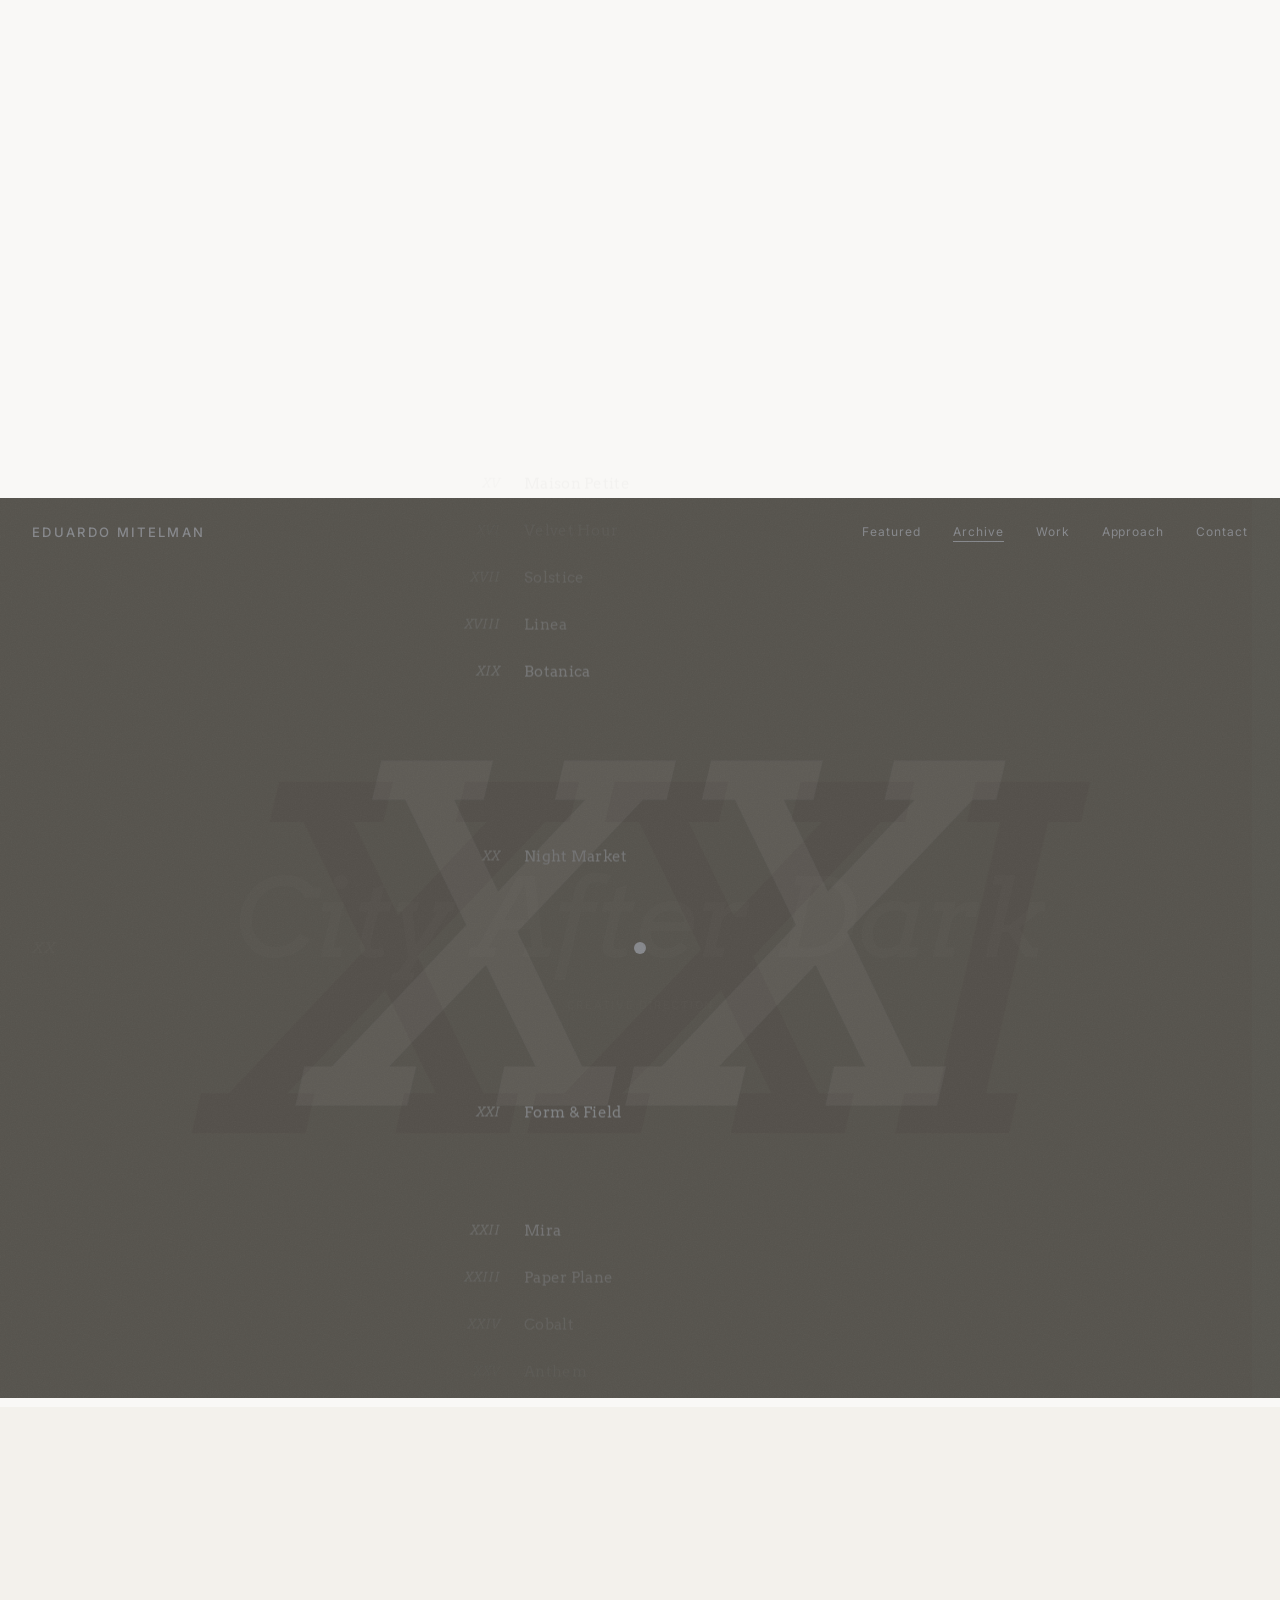
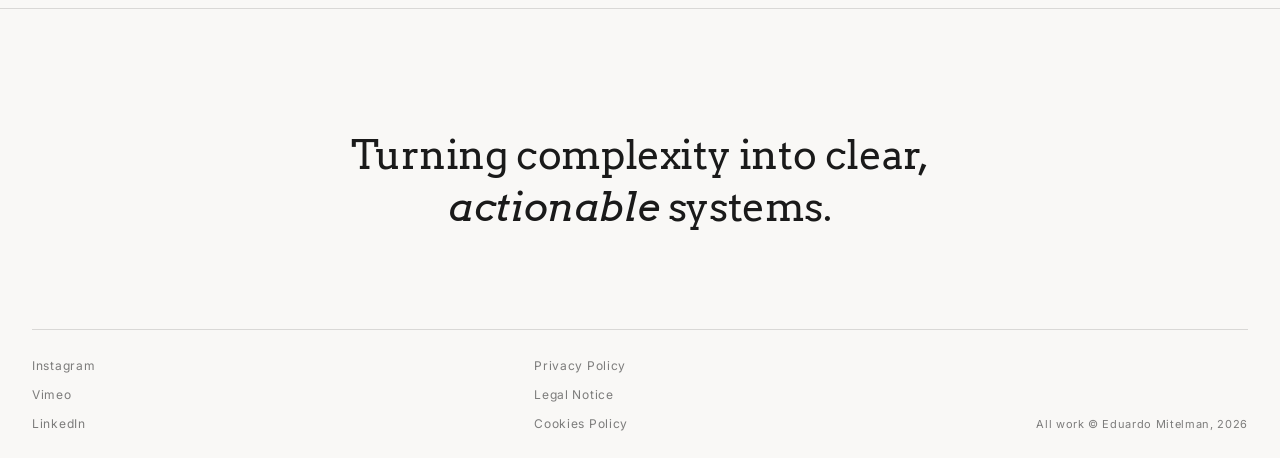
<file: index.html>
<!DOCTYPE html>
<html lang="en">
<head>
  <meta charset="UTF-8" />
  <meta name="viewport" content="width=device-width, initial-scale=1.0" />
  <title>Archive — Eduardo Mitelman</title>
  <meta name="description" content="A visual index of selected work. Design direction, brand strategy and AI execution — turning complexity into clear, actionable systems." />
  <link rel="icon" href="data:image/svg+xml,%3Csvg xmlns='http://www.w3.org/2000/svg' viewBox='0 0 32 32'%3E%3Crect width='32' height='32' fill='%23F9F8F6'/%3E%3Ctext x='16' y='22' text-anchor='middle' font-family='Georgia,serif' font-style='italic' font-size='17' fill='%231A1A1A'%3EEM%3C/text%3E%3C/svg%3E" />

  <link rel="preconnect" href="https://fonts.googleapis.com" />
  <link rel="preconnect" href="https://fonts.gstatic.com" crossorigin />
  <link href="https://fonts.googleapis.com/css2?family=Arvo:ital,wght@0,400;0,700;1,400;1,700&family=Inter:wght@400;500&display=swap" rel="stylesheet" />

  <link rel="stylesheet" href="styles.css" />
</head>
<body class="is-loading">

  <!-- Full-bleed media stage (tonal plates, crossfaded on scroll) -->
  <div class="stage" aria-hidden="true">
    <div class="plate plate-a"></div>
    <div class="plate plate-b"></div>
    <div class="grain"></div>
  </div>

  <!-- Header -->
  <header class="header">
    <a class="logo" href="#top" data-nav="archive">Eduardo&nbsp;Mitelman</a>
    <nav class="nav" aria-label="Primary">
      <a href="#" data-nav="page" style="--d:60ms">Featured</a>
      <a href="#top" data-nav="archive" class="is-active" aria-current="page" style="--d:120ms">Archive</a>
      <a href="#" data-nav="page" style="--d:180ms">Work</a>
      <a href="approach/" data-nav="link" style="--d:240ms">Approach</a>
      <a href="#" data-nav="page" style="--d:300ms">Contact</a>
    </nav>
    <button class="menu-toggle" type="button" aria-expanded="false" aria-controls="menu">Menu</button>
  </header>

  <!-- The archive index — rows are injected from data.js -->
  <div class="index-layer">
    <ol class="index" aria-label="Archive index"></ol>
  </div>

  <!-- Focused work (content swapped on scroll) -->
  <div class="focus" aria-hidden="true">
    <span class="edge edge-num"></span>
    <div class="focus-anim">
      <h2 class="focus-title"><span class="focus-line"></span></h2>
      <p class="focus-dir"></p>
    </div>
    <span class="edge edge-brand"></span>
  </div>

  <!-- Virtual scroll runway -->
  <div class="scroll-space" id="top"></div>

  <!-- Footer -->
  <footer class="footer">
    <p class="footer-statement">Turning complexity into clear, <em>actionable</em> systems.</p>
    <div class="footer-grid">
      <ul class="footer-list" aria-label="Social">
        <li><a href="#" data-nav="page">Instagram</a></li>
        <li><a href="#" data-nav="page">Vimeo</a></li>
        <li><a href="#" data-nav="page">LinkedIn</a></li>
      </ul>
      <ul class="footer-list" aria-label="Legal">
        <li><a href="#" data-nav="page">Privacy Policy</a></li>
        <li><a href="#" data-nav="page">Legal Notice</a></li>
        <li><a href="#" data-nav="page">Cookies Policy</a></li>
      </ul>
      <p class="footer-copy">All work © Eduardo&nbsp;Mitelman, 2026</p>
    </div>
  </footer>

  <!-- Mobile menu -->
  <div class="menu" id="menu" hidden>
    <nav aria-label="Menu">
      <a href="#" data-nav="page" style="--d:100ms">Featured</a>
      <a href="#top" data-nav="archive" class="is-active" style="--d:160ms">Archive</a>
      <a href="#" data-nav="page" style="--d:220ms">Work</a>
      <a href="approach/" data-nav="link" style="--d:280ms">Approach</a>
      <a href="#" data-nav="page" style="--d:340ms">Contact</a>
    </nav>
  </div>

  <!-- Cookie banner -->
  <aside class="cookies" aria-label="Cookies" hidden>
    <p class="cookies-text">We use necessary, analytical and advertising cookies to improve your experience. These cookies do not store any personally identifiable data.</p>
    <div class="cookies-prefs" hidden>
      <label><input type="checkbox" id="ck-analytics" checked /> Analytical</label>
      <label><input type="checkbox" id="ck-ads" checked /> Advertising</label>
    </div>
    <div class="cookies-actions">
      <button type="button" data-cookies="settings">Settings</button>
      <button type="button" data-cookies="cancel">Cancel</button>
      <button type="button" data-cookies="accept" class="is-solid">Accept</button>
    </div>
  </aside>

  <!-- Page transition veil + intro -->
  <div class="veil" aria-hidden="true"></div>
  <div class="intro" aria-hidden="true">
    <span class="intro-mark"><span>Eduardo Mitelman</span></span>
  </div>

  <!-- Custom cursor -->
  <div class="cursor" aria-hidden="true"></div>

  <noscript>
    <style>
      .stage, .focus, .cursor, .intro, .veil, .scroll-space, .menu-toggle { display: none !important; }
      body { cursor: auto; }
      .index-layer { position: static; mix-blend-mode: normal; color: var(--ink); padding: 14.4rem 3.2rem 8rem; pointer-events: auto; }
      .index { max-width: 48rem; margin: 0 auto; }
      .index .row { position: static; opacity: 1 !important; visibility: visible !important; transform: none !important; margin: 0 0 1.2rem; }
      .index .row-inner { opacity: 1 !important; transform: none !important; }
      .index .row-dir { opacity: 1; }
    </style>
  </noscript>

  <script src="data.js"></script>
  <script src="app.js"></script>
</body>
</html>
</file>
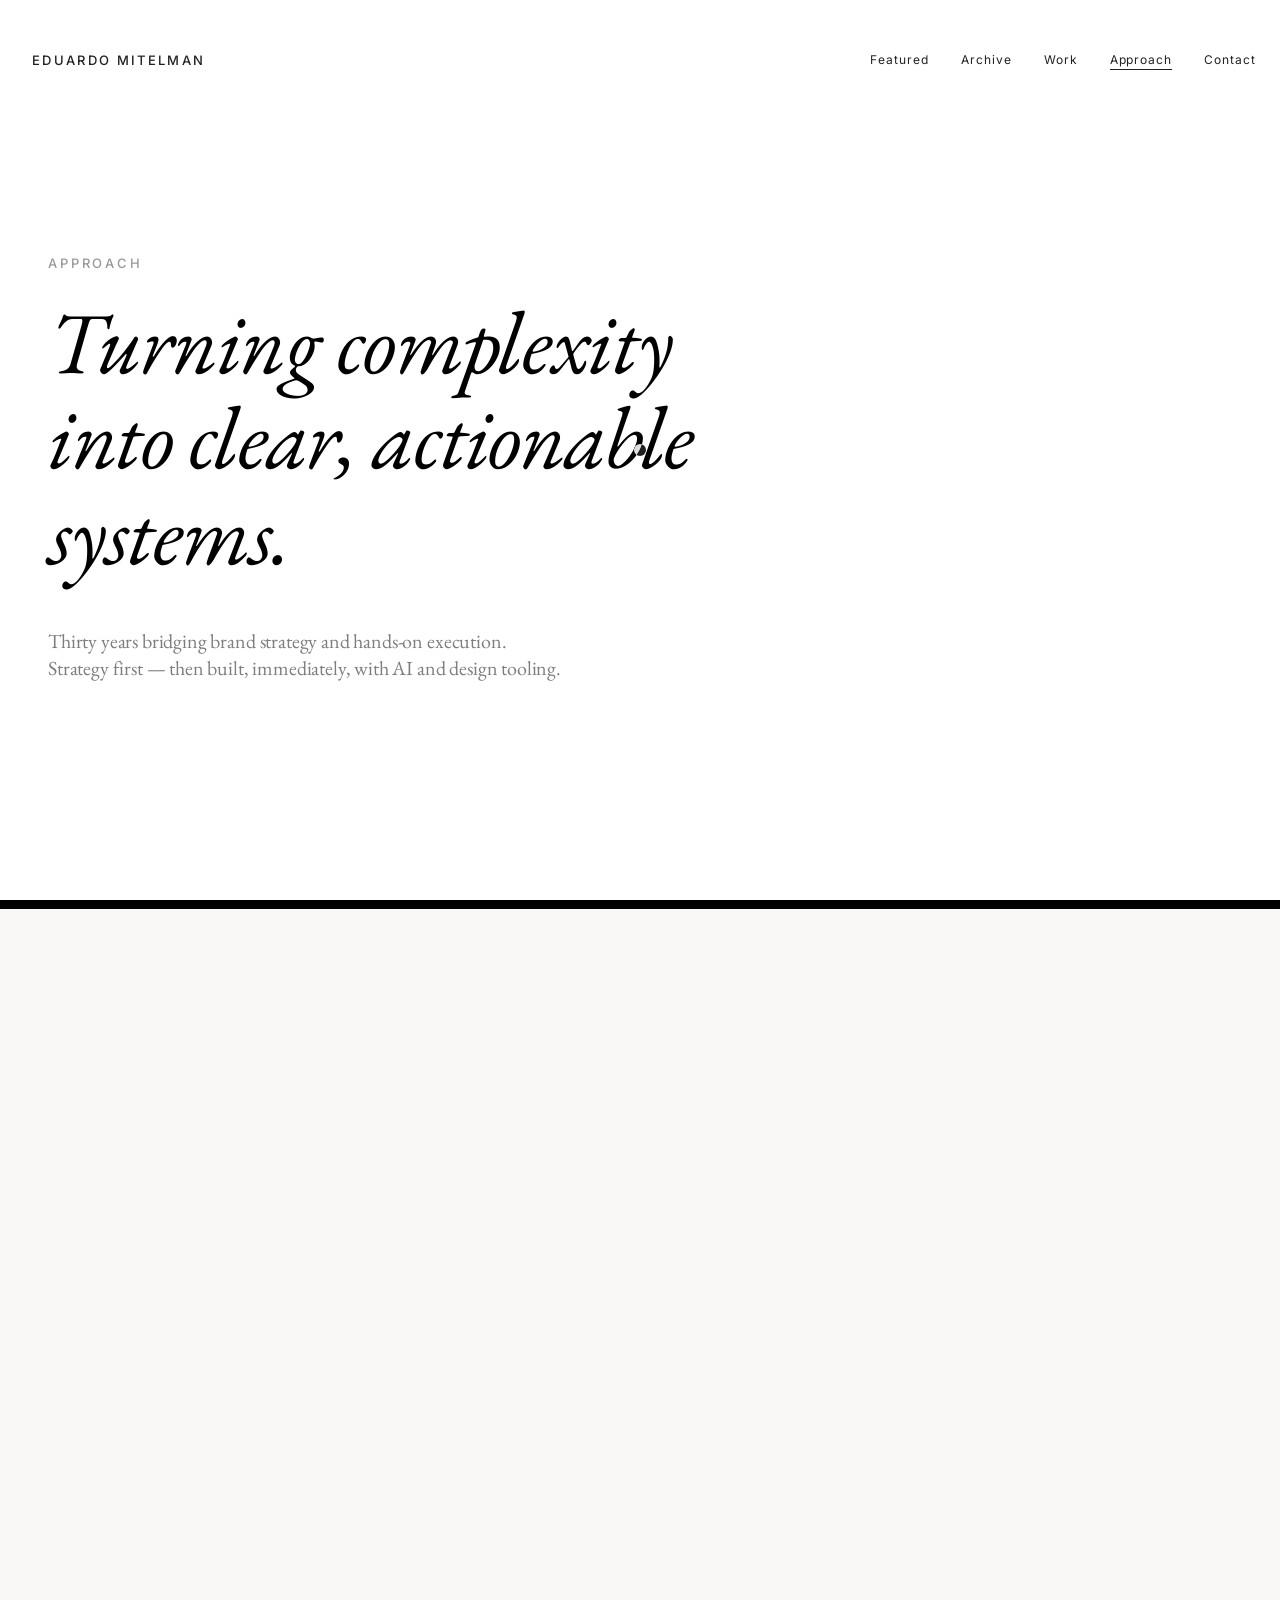
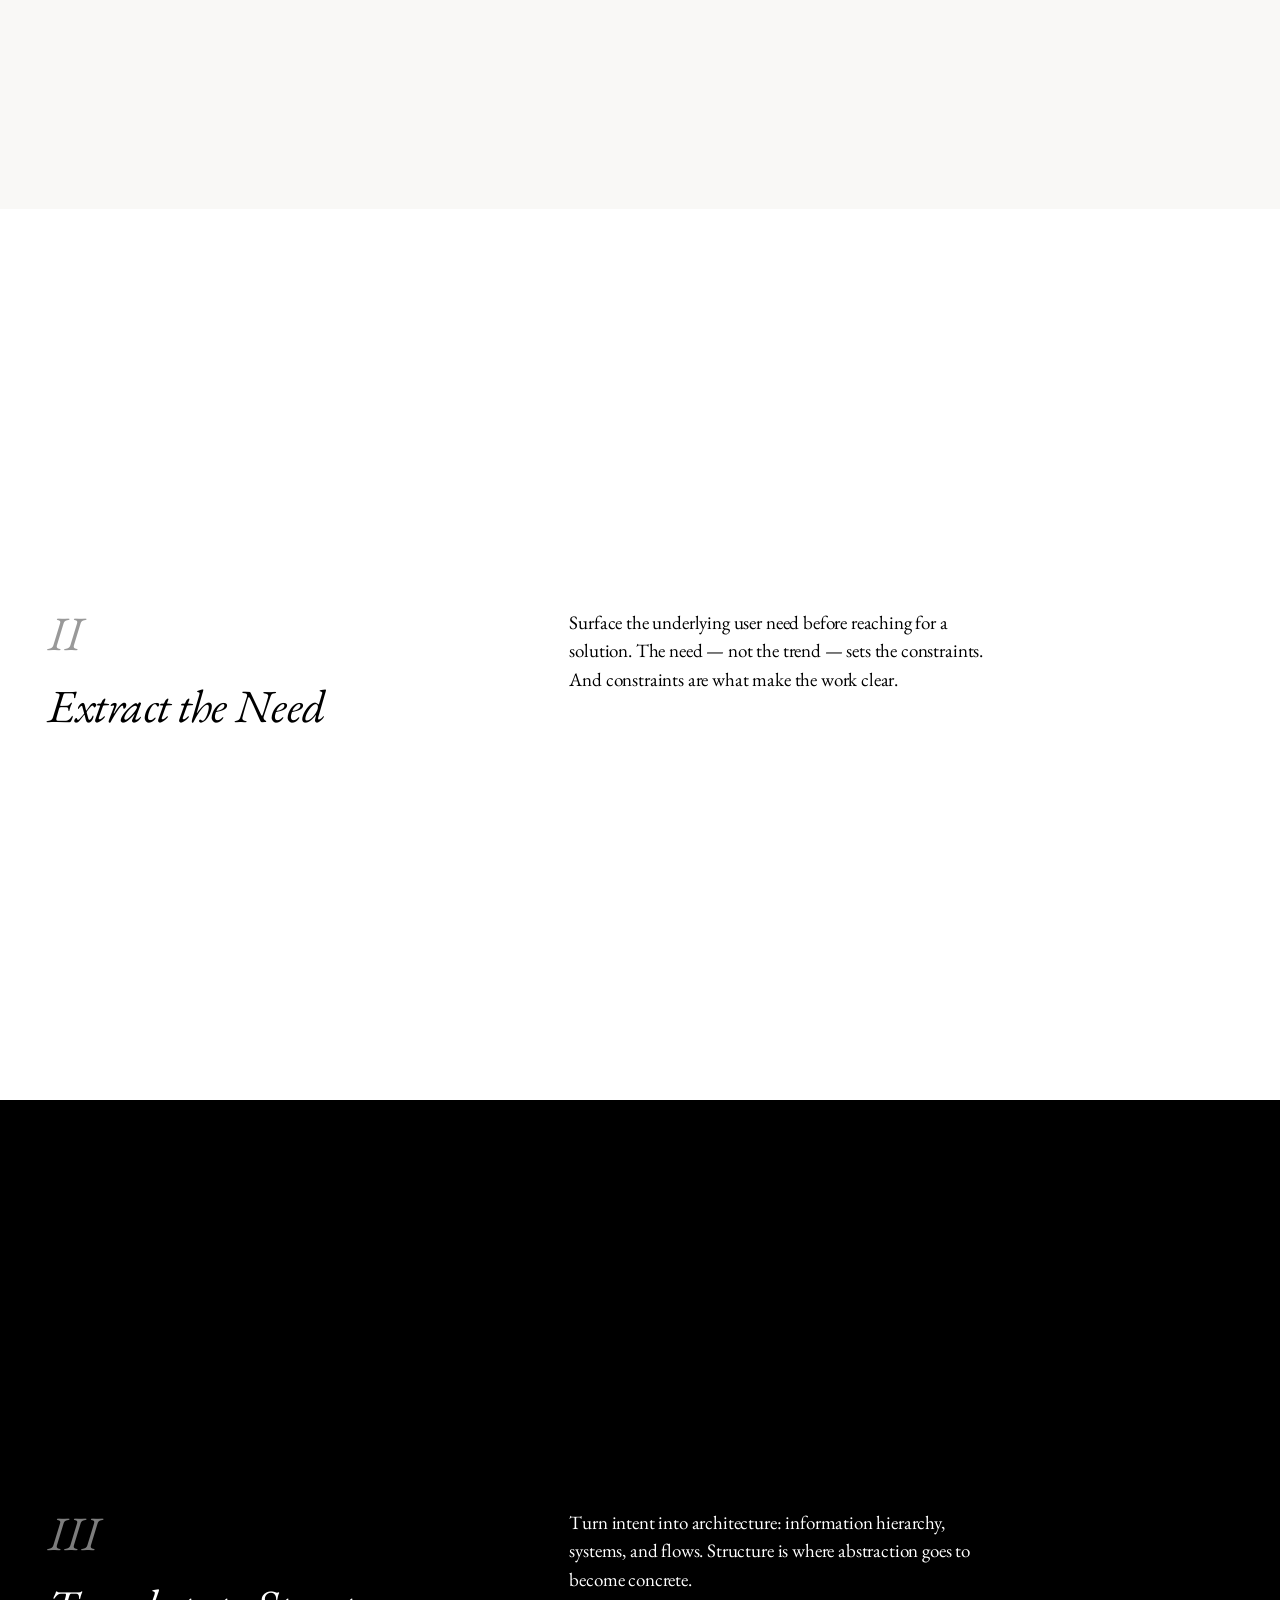
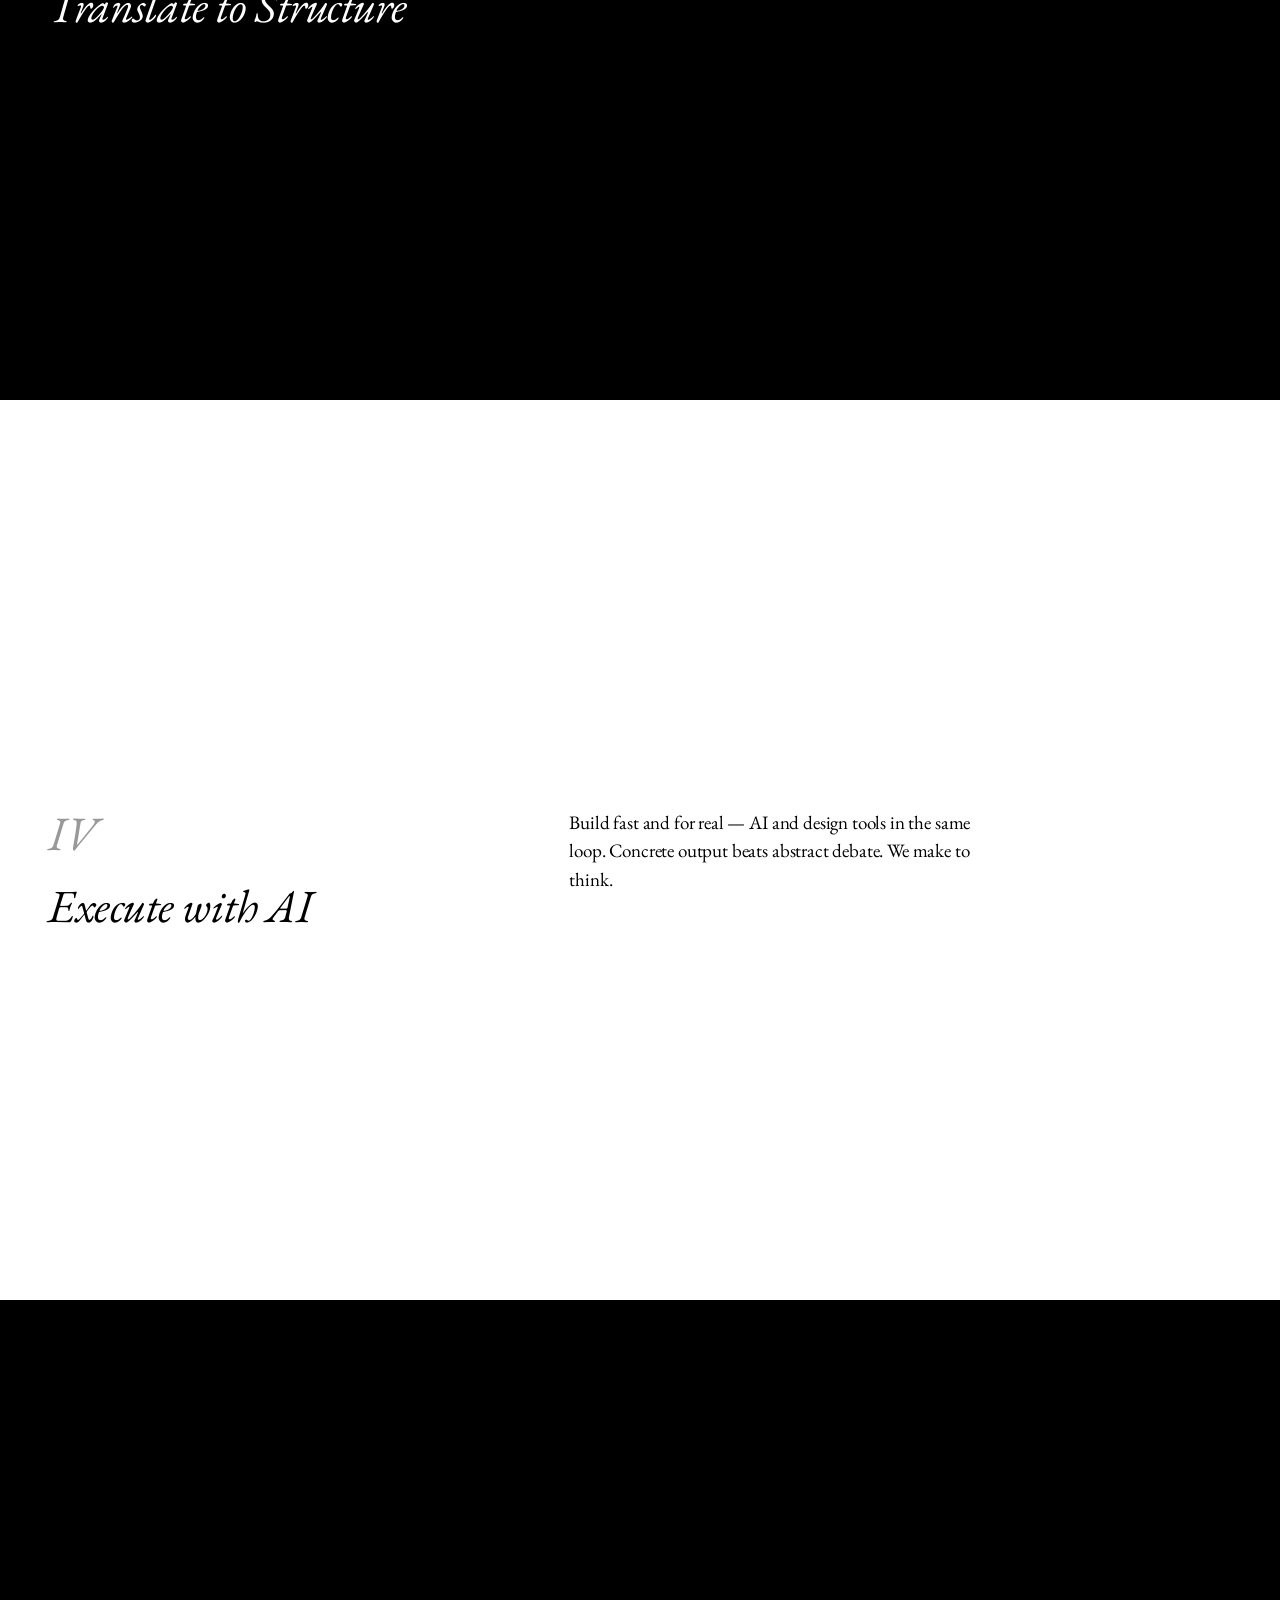
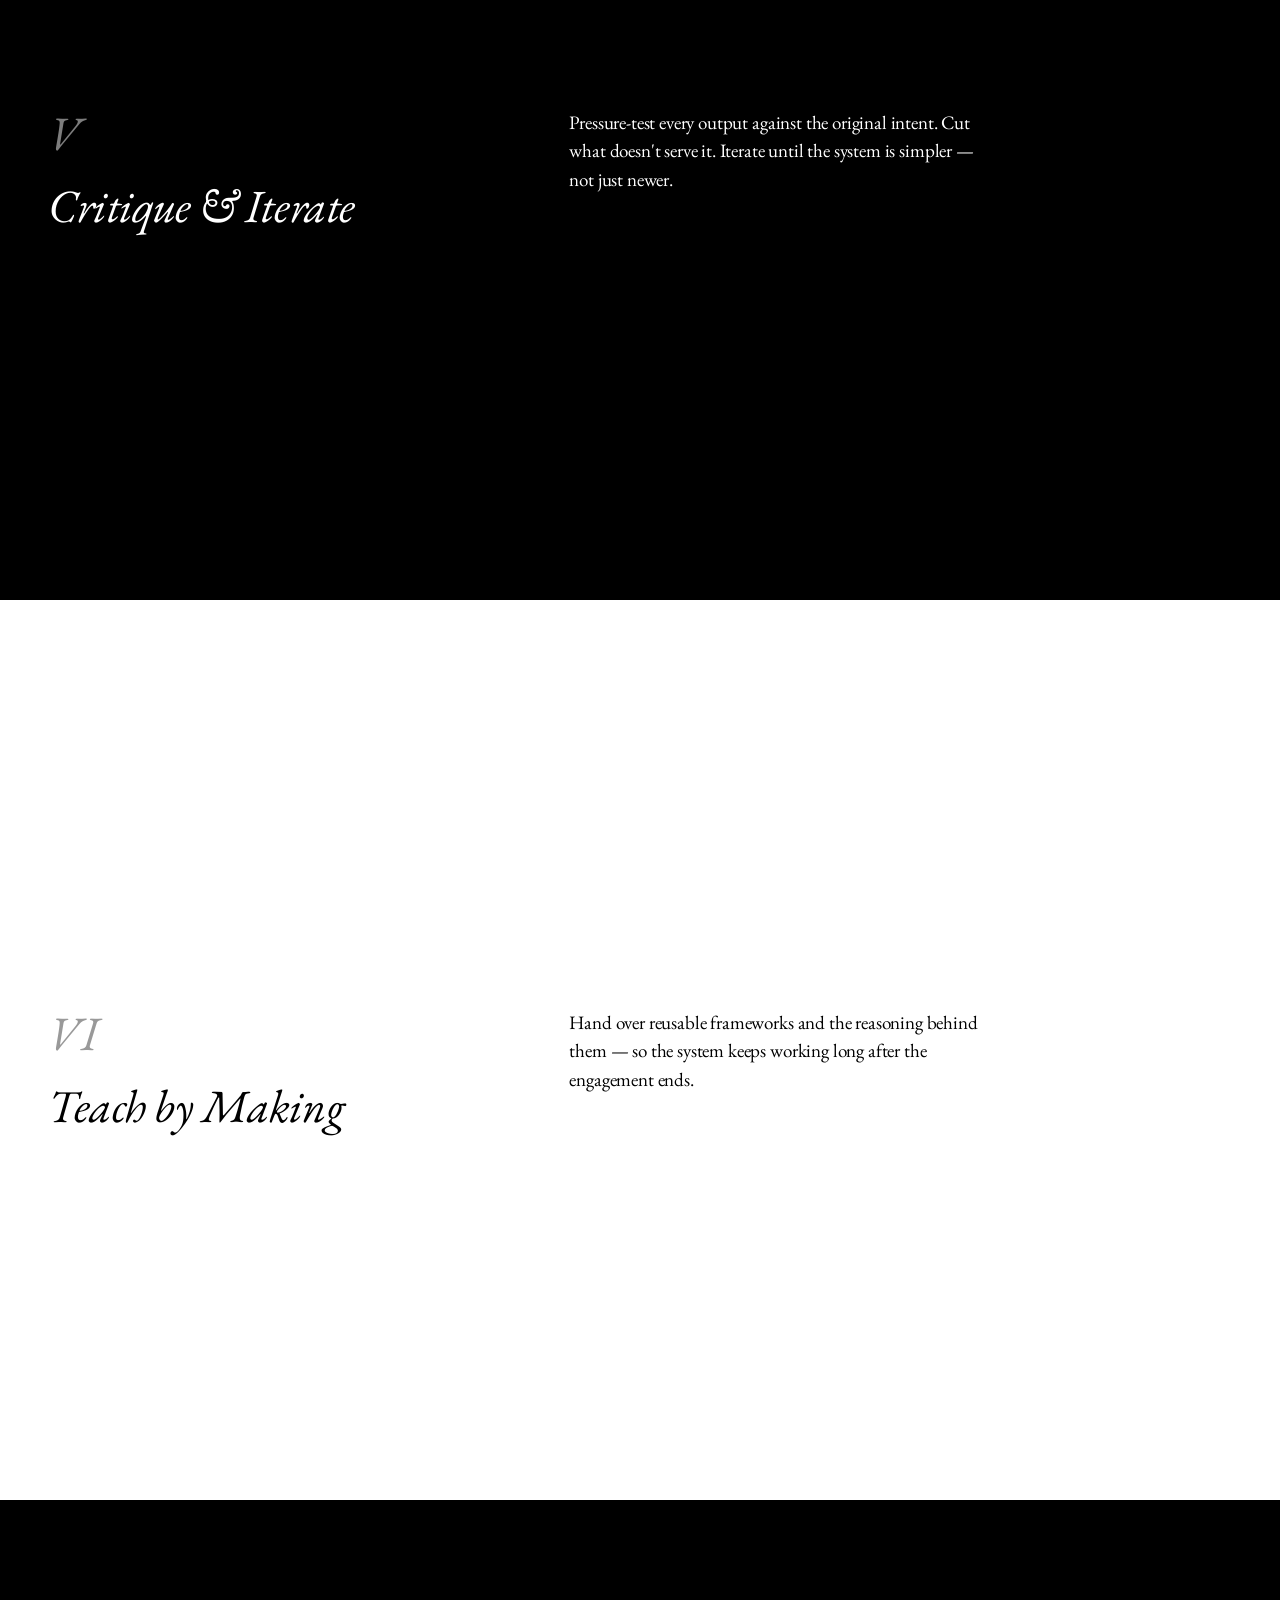
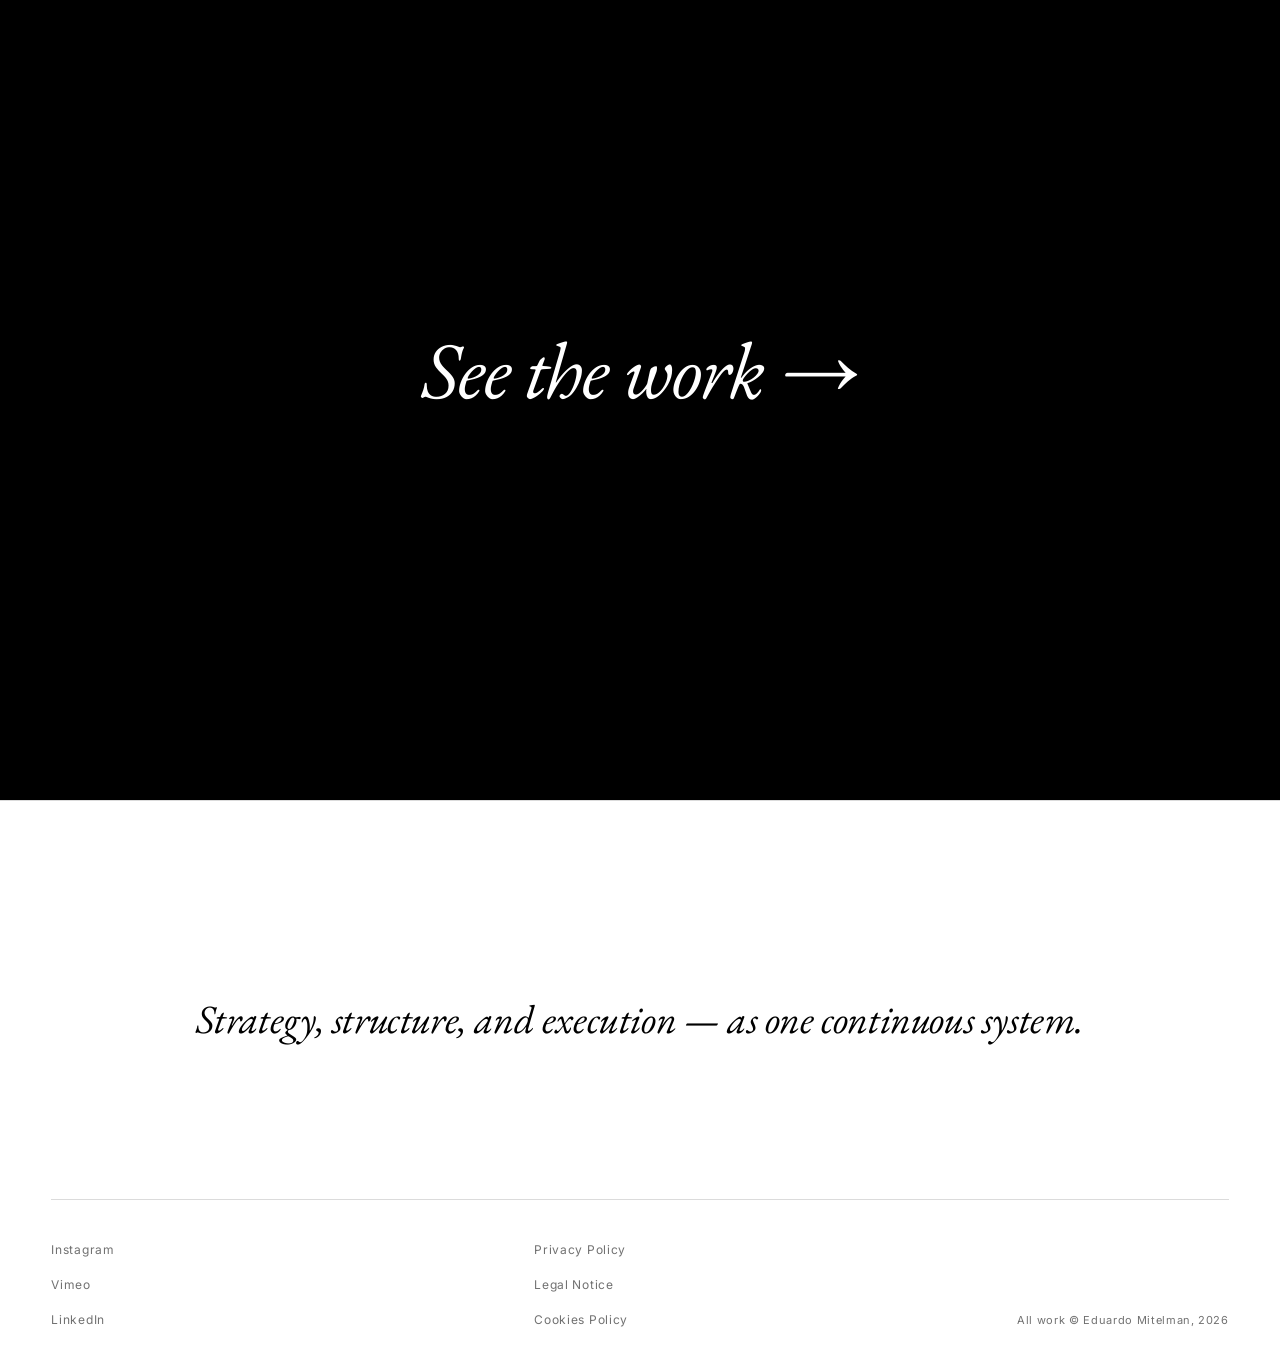
<file: approach/index.html>
<!DOCTYPE html>
<html lang="en">
<head>
  <meta charset="UTF-8" />
  <meta name="viewport" content="width=device-width, initial-scale=1.0" />
  <title>Approach — Eduardo Mitelman</title>
  <meta name="description" content="How the work gets made: strategy first, then structure, then execution with AI. Turning complexity into clear, actionable systems." />
  <link rel="icon" href="data:image/svg+xml,%3Csvg xmlns='http://www.w3.org/2000/svg' viewBox='0 0 32 32'%3E%3Crect width='32' height='32' fill='%23F9F8F6'/%3E%3Ctext x='16' y='22' text-anchor='middle' font-family='Georgia,serif' font-style='italic' font-size='17' fill='%231A1A1A'%3EEM%3C/text%3E%3C/svg%3E" />

  <link rel="preconnect" href="https://fonts.googleapis.com" />
  <link rel="preconnect" href="https://fonts.gstatic.com" crossorigin />
  <link href="https://fonts.googleapis.com/css2?family=EB+Garamond:ital,wght@0,400;0,500;1,400&family=Inter:wght@400;500&display=swap" rel="stylesheet" />

  <link rel="stylesheet" href="approach.css" />
</head>
<body class="is-loading">

  <!-- Header (shared chrome — matches the archive) -->
  <header class="header">
    <a class="logo" href="../" data-nav="home">Eduardo&nbsp;Mitelman</a>
    <nav class="nav" aria-label="Primary">
      <a href="../" data-nav="home" style="--d:60ms">Featured</a>
      <a href="../" data-nav="home" style="--d:120ms">Archive</a>
      <a href="../" data-nav="home" style="--d:180ms">Work</a>
      <a href="../approach/" class="is-active" aria-current="page" style="--d:240ms">Approach</a>
      <a href="../" data-nav="home" style="--d:300ms">Contact</a>
    </nav>
    <a class="header-back" href="../" data-nav="home">Index&nbsp;&#8599;</a>
  </header>

  <main class="approach">

    <!-- Hero -->
    <section class="panel panel--light hero" data-palette="b">
      <div class="panel-inner hero-inner">
        <p class="eyebrow reveal">Approach</p>
        <h1 class="hero-title reveal" style="--d:80ms">Turning complexity into clear, actionable systems.</h1>
        <p class="hero-lede reveal" style="--d:180ms">
          Thirty years bridging brand strategy and hands-on execution.
          Strategy first — then built, immediately, with AI and design tooling.
        </p>
      </div>
    </section>

    <!-- Method I -->
    <section class="panel panel--dark method" data-palette="a">
      <div class="panel-inner method-inner">
        <div class="method-rail">
          <span class="counter reveal">I</span>
          <h2 class="method-title reveal" style="--d:80ms">Define Intent</h2>
        </div>
        <div class="method-body reveal" style="--d:160ms">
          <p>Every project starts with the real objective — not the brief's surface. Name the intent in a single sentence. Everything downstream answers to it.</p>
        </div>
      </div>
    </section>

    <!-- Method II -->
    <section class="panel panel--light method" data-palette="b">
      <div class="panel-inner method-inner">
        <div class="method-rail">
          <span class="counter reveal">II</span>
          <h2 class="method-title reveal" style="--d:80ms">Extract the Need</h2>
        </div>
        <div class="method-body reveal" style="--d:160ms">
          <p>Surface the underlying user need before reaching for a solution. The need — not the trend — sets the constraints. And constraints are what make the work clear.</p>
        </div>
      </div>
    </section>

    <!-- Method III -->
    <section class="panel panel--dark method" data-palette="a">
      <div class="panel-inner method-inner">
        <div class="method-rail">
          <span class="counter reveal">III</span>
          <h2 class="method-title reveal" style="--d:80ms">Translate to Structure</h2>
        </div>
        <div class="method-body reveal" style="--d:160ms">
          <p>Turn intent into architecture: information hierarchy, systems, and flows. Structure is where abstraction goes to become concrete.</p>
        </div>
      </div>
    </section>

    <!-- Method IV -->
    <section class="panel panel--light method" data-palette="b">
      <div class="panel-inner method-inner">
        <div class="method-rail">
          <span class="counter reveal">IV</span>
          <h2 class="method-title reveal" style="--d:80ms">Execute with AI</h2>
        </div>
        <div class="method-body reveal" style="--d:160ms">
          <p>Build fast and for real — AI and design tools in the same loop. Concrete output beats abstract debate. We make to think.</p>
        </div>
      </div>
    </section>

    <!-- Method V -->
    <section class="panel panel--dark method" data-palette="a">
      <div class="panel-inner method-inner">
        <div class="method-rail">
          <span class="counter reveal">V</span>
          <h2 class="method-title reveal" style="--d:80ms">Critique &amp; Iterate</h2>
        </div>
        <div class="method-body reveal" style="--d:160ms">
          <p>Pressure-test every output against the original intent. Cut what doesn't serve it. Iterate until the system is simpler — not just newer.</p>
        </div>
      </div>
    </section>

    <!-- Method VI -->
    <section class="panel panel--light method" data-palette="b">
      <div class="panel-inner method-inner">
        <div class="method-rail">
          <span class="counter reveal">VI</span>
          <h2 class="method-title reveal" style="--d:80ms">Teach by Making</h2>
        </div>
        <div class="method-body reveal" style="--d:160ms">
          <p>Hand over reusable frameworks and the reasoning behind them — so the system keeps working long after the engagement ends.</p>
        </div>
      </div>
    </section>

    <!-- Closing CTA -->
    <section class="panel panel--dark cta" data-palette="a">
      <div class="panel-inner cta-inner">
        <a class="cta-link reveal" href="../" data-nav="home">See&nbsp;the&nbsp;work&nbsp;&#8594;</a>
      </div>
    </section>

  </main>

  <!-- Footer (matches the archive) -->
  <footer class="footer">
    <p class="footer-statement">Strategy, structure, and execution — as one continuous system.</p>
    <div class="footer-grid">
      <ul class="footer-list" aria-label="Social">
        <li><a href="#" data-nav="home">Instagram</a></li>
        <li><a href="#" data-nav="home">Vimeo</a></li>
        <li><a href="#" data-nav="home">LinkedIn</a></li>
      </ul>
      <ul class="footer-list" aria-label="Legal">
        <li><a href="#" data-nav="home">Privacy Policy</a></li>
        <li><a href="#" data-nav="home">Legal Notice</a></li>
        <li><a href="#" data-nav="home">Cookies Policy</a></li>
      </ul>
      <p class="footer-copy">All work © Eduardo&nbsp;Mitelman, 2026</p>
    </div>
  </footer>

  <!-- Page transition veil -->
  <div class="veil" aria-hidden="true"></div>

  <!-- Custom cursor -->
  <div class="cursor" aria-hidden="true"></div>

  <script src="approach.js"></script>
</body>
</html>
</file>
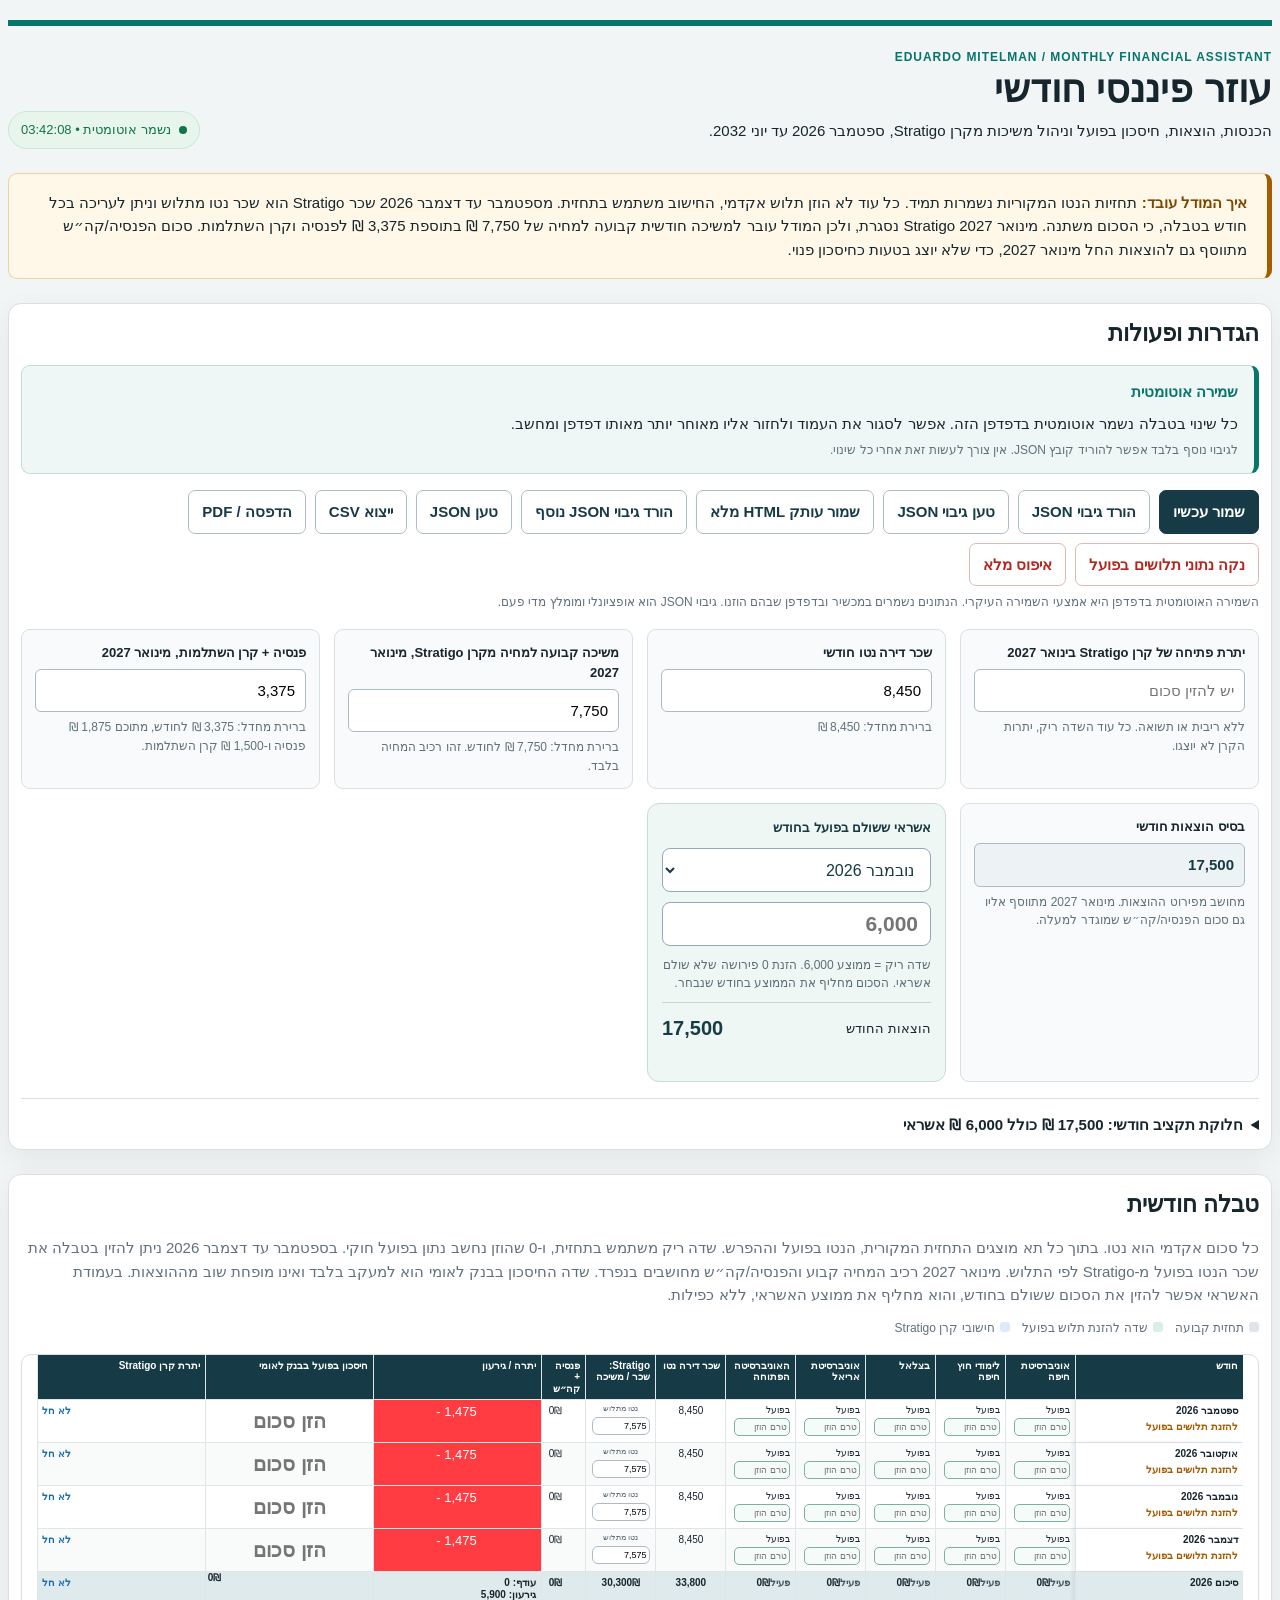
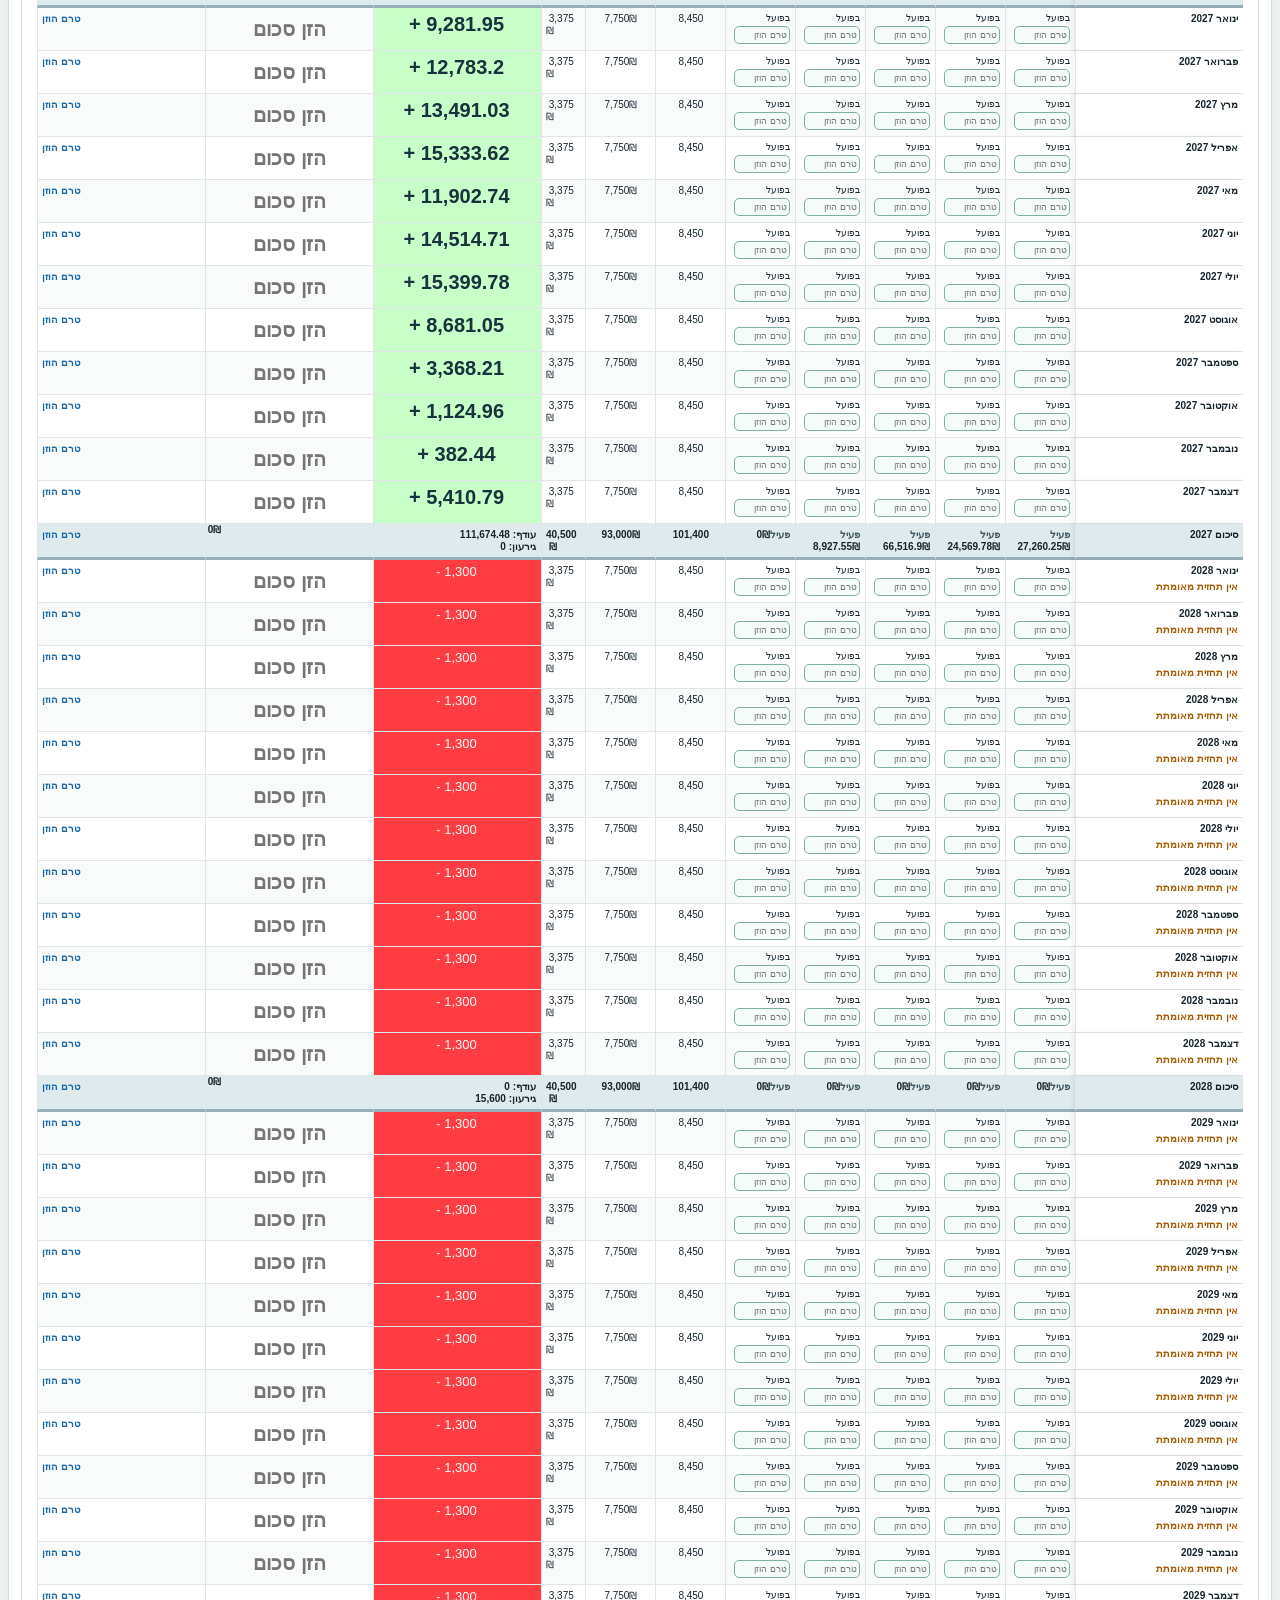
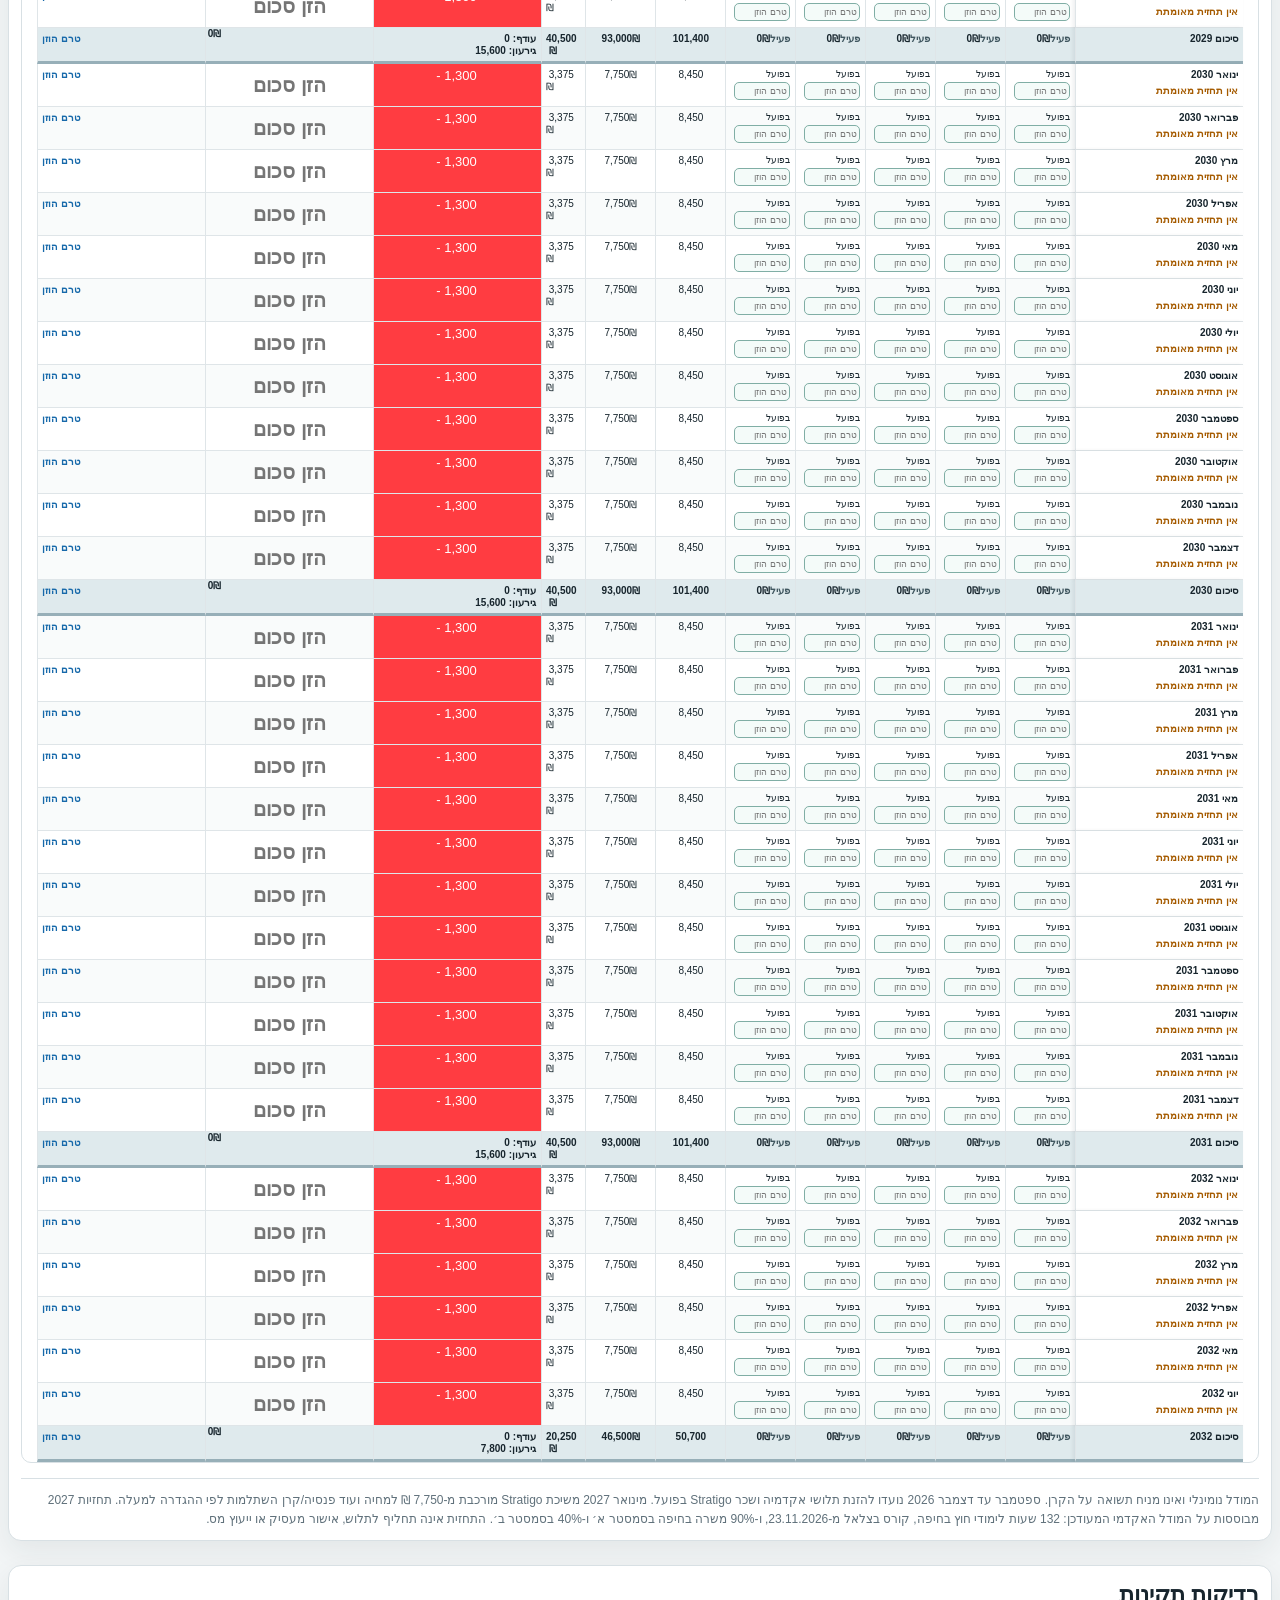
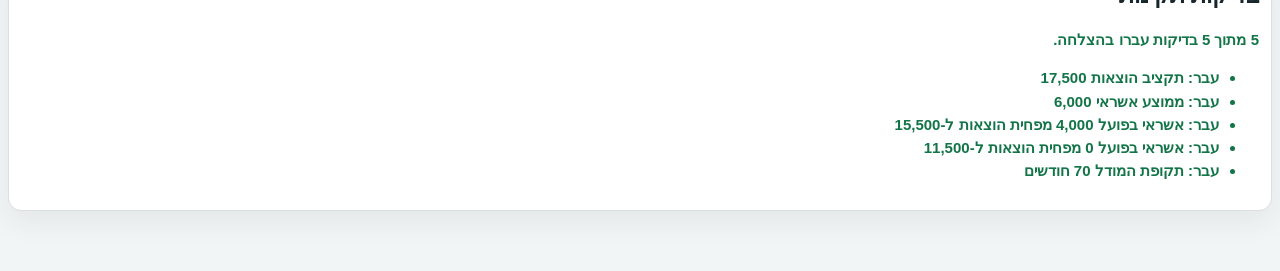
<file: financial-dashboard/index.html>
<!doctype html>
<html lang="he" dir="rtl">
<head>
  <meta charset="utf-8">
  <meta name="viewport" content="width=device-width,initial-scale=1">
  <meta name="robots" content="noindex,nofollow,noarchive">
  <meta http-equiv="Cache-Control" content="no-cache, no-store, must-revalidate">
  <title>Financial dashboard</title>
</head>
<body>
<div id="loading" style="font:16px Arial;padding:32px">טוען דשבורד...</div>
<script src="part01.js?v=20261012typingfix1"></script>
<script src="part02.js?v=20261012typingfix1"></script>
<script src="part03.js?v=20261012typingfix1"></script>
<script src="part04.js?v=20261012typingfix1"></script>
<script src="part05.js?v=20261012typingfix1"></script>
<script src="part06.js?v=20261012typingfix1"></script>
<script src="part07.js?v=20261012typingfix1"></script>
<script src="credit-card-patch.js?v=20261024fixed17500r3"></script>
<script src="open-university-patch.js?v=20261025uni1"></script>

<script>
(async()=>{
  try{
    const b=atob(window.__DASH_GZIP_B64||'');
    const u=new Uint8Array(b.length);
    for(let i=0;i<b.length;i++)u[i]=b.charCodeAt(i);
    const ds=new DecompressionStream('gzip');
    let text=await new Response(new Blob([u]).stream().pipeThrough(ds)).text();
    if(window.applyCreditCardPatch){try{text=window.applyCreditCardPatch(text)}catch(e){console.error('Budget patch failed; loading original financial dashboard',e)}}
    if(window.applyOpenUniversityPatch){try{text=window.applyOpenUniversityPatch(text)}catch(e){console.error('Open University patch failed',e)}}


    const compact='<style id="compact-table-override">main{max-width:none!important;padding:20px 8px 60px!important}section{padding:12px!important}.desktop-table table{width:100%!important;min-width:980px!important;table-layout:fixed!important;font-size:10px!important}.desktop-table th,.desktop-table td{padding:5px 5px!important;line-height:1.15!important;overflow-wrap:anywhere!important;white-space:normal!important}.desktop-table thead th{position:static!important;top:auto!important;z-index:auto!important;min-width:0!important}.desktop-table thead .month-col{position:static!important}.desktop-table tbody td:nth-child(7),.desktop-table tbody td:nth-child(8),.desktop-table tbody td:nth-child(9),.desktop-table tbody td:nth-child(10),.desktop-table tbody td:nth-child(14),.desktop-table tbody td:nth-child(15),.desktop-table tbody td:nth-child(17),.desktop-table tbody td:nth-child(18),.desktop-table tbody td:nth-child(20),.desktop-table tbody td:nth-child(21),.desktop-table tbody td:nth-child(23){display:none!important}.desktop-table tbody .month-col{width:68px!important;min-width:68px!important;max-width:68px!important}.desktop-table .academy-cell{min-width:82px!important;width:82px!important}.desktop-table tbody td:nth-child(n+2):nth-child(-n+6) .line:first-child,.desktop-table tbody td:nth-child(n+2):nth-child(-n+6) .line:last-child{display:none!important}.desktop-table thead th:nth-child(n+2):nth-child(-n+6){width:65px!important;min-width:65px!important;max-width:65px!important}.desktop-table tbody td:nth-child(n+2):nth-child(-n+6).academy-cell{width:65px!important;min-width:65px!important;max-width:65px!important}.desktop-table tbody td:nth-child(n+2):nth-child(-n+6) .actual-input{max-width:56px!important;padding:3px 2px!important;font-size:9px!important}.desktop-table thead tr th:nth-child(n+2):nth-child(-n+6),.desktop-table tbody tr td.academy-cell:nth-child(n+2):nth-child(-n+6){box-sizing:border-box!important;width:65px!important;min-width:65px!important;max-width:65px!important;overflow-wrap:anywhere!important}.desktop-table tbody tr td.academy-cell:nth-child(n+2):nth-child(-n+6) .actual-input{box-sizing:border-box!important;width:100%!important;max-width:56px!important;min-width:0!important}.desktop-table .academy-cell .line{display:block!important;margin:0!important}.desktop-table .academy-cell .line label{display:block!important;margin-bottom:2px!important;font-size:9px!important}.desktop-table .academy-cell .actual-input{width:100%!important;max-width:72px!important;box-sizing:border-box!important;padding:4px 3px!important}.desktop-table thead th:nth-child(7),.desktop-table tbody td:nth-child(11){width:44px!important;min-width:44px!important;max-width:44px!important}.desktop-table thead th:nth-child(9),.desktop-table tbody td:nth-child(13){width:44px!important;min-width:44px!important;max-width:44px!important}.desktop-table tbody td:nth-child(19){padding:0!important}.desktop-table tbody td:nth-child(19) .line{display:block!important;margin:0!important}.desktop-table tbody td:nth-child(19) .line span:first-child{display:none!important}.desktop-table .monthly-saving-input{display:block!important;width:100%!important;height:100%!important;min-height:42px!important;max-width:none!important;box-sizing:border-box!important;border:0!important;border-radius:0!important;padding:8px 6px!important;text-align:center!important;font-weight:800!important;background:transparent!important;color:inherit!important}.desktop-table .stratigo-input{width:72px!important;min-width:60px!important;max-width:100%!important;box-sizing:border-box!important}.desktop-table input.money-input{max-width:100%!important;box-sizing:border-box!important;font-size:10px!important}.desktop-table input.monthly-saving-input{font-size:20px!important;line-height:1!important;font-weight:800!important}.desktop-table td.saving-positive,.desktop-table td.balance-positive{background:#C8FFC8!important;color:#17333b!important}.desktop-table td.saving-negative,.desktop-table td.balance-negative{background:#FF3C41!important;color:#ffffff!important}.desktop-table td.saving-positive input,.desktop-table td.saving-negative input{background:transparent!important;color:inherit!important;-webkit-text-fill-color:currentColor!important}.desktop-table td.saving-positive input::placeholder{color:#35554f!important}.desktop-table td.saving-negative input::placeholder{color:#ffffff!important}.desktop-table tbody td:nth-child(16).balance-positive{font-size:20px!important;font-weight:800!important;line-height:1.1!important;text-align:center!important}.desktop-table tbody td:nth-child(16).balance-negative{font-size:13px!important;font-weight:400!important;line-height:1.15!important;text-align:center!important;background:#FF3C41!important;color:#ffffff!important}.desktop-table td[data-field="balanceFull"].variance-positive{background:#C8FFC8!important;color:#17333b!important;font-size:20px!important;font-weight:800!important;line-height:1.1!important;text-align:center!important}.desktop-table td[data-field="balanceFull"].variance-negative{background:#FF3C41!important;color:#ffffff!important;font-size:13px!important;font-weight:400!important;line-height:1.15!important;text-align:center!important}.table-wrap{max-height:none!important}.table-scrollbar{height:18px!important}@media(max-width:1200px) and (min-width:761px){.desktop-table table{min-width:920px!important;font-size:9px!important}.desktop-table th,.desktop-table td{padding:4px 3px!important}}.desktop-table thead tr>th:nth-child(n+2):nth-child(-n+8),.desktop-table tbody tr>td:nth-child(n+2):nth-child(-n+6),.desktop-table tbody tr>td:nth-child(11),.desktop-table tbody tr>td:nth-child(12){box-sizing:border-box!important;width:70px!important;min-width:70px!important;max-width:70px!important;overflow-wrap:anywhere!important;white-space:normal!important}.desktop-table tbody tr>td:nth-child(12) .stratigo-input{box-sizing:border-box!important;width:100%!important;min-width:0!important;max-width:58px!important;font-size:9px!important;padding:3px 2px!important}.desktop-table tbody tr>td:nth-child(12).academy-cell .line>span{display:block!important;font-size:8px!important;line-height:1.1!important;text-align:center!important;margin-bottom:3px!important}.desktop-table tbody tr>td:nth-child(11),.desktop-table tbody tr>td:nth-child(12){text-align:center!important}</style>';

    const header='<thead><tr><th class="month-col">חודש</th><th>אוניברסיטת חיפה</th><th>לימודי חוץ חיפה</th><th>בצלאל</th><th>אוניברסיטת אריאל</th><th>האוניברסיטה הפתוחה</th><th>שכר דירה נטו</th><th>Stratigo: שכר / משיכה</th><th>פנסיה + קה״ש</th><th>יתרה / גירעון</th><th>חיסכון בפועל בבנק לאומי</th><th>יתרת קרן Stratigo</th></tr></thead>';

    const painter='<script>(function(){function num(v){if(v==null)return NaN;var s=String(v).trim();if(!s)return NaN;s=s.replace(/[−–﹣－]/g,\'-\').replace(/₪/g,\'\').replace(/\\s/g,\'\').replace(/,/g,\'\');var m=s.match(/[+-]?\\d+(?:\\.\\d+)?/);return m?Number(m[0]):NaN}function stripNis(el){if(!el)return;var w=document.createTreeWalker(el,NodeFilter.SHOW_TEXT);var n;while(n=w.nextNode()){if(n.parentElement&&/^(SCRIPT|STYLE)$/.test(n.parentElement.tagName))continue;if(n.nodeValue.indexOf(\'₪\')>-1)n.nodeValue=n.nodeValue.replace(/₪/g,\'\')}}function paintSaving(input){var td=input.closest(\'td\');if(!td)return;td.classList.remove(\'saving-positive\',\'saving-negative\');var v=num(input.value);if(Number.isFinite(v)){if(v>0)td.classList.add(\'saving-positive\');else if(v<0)td.classList.add(\'saving-negative\')}}function paintBalance(td){if(!td)return;td.classList.remove(\'balance-positive\',\'balance-negative\');if(td.classList.contains(\'variance-positive\'))td.classList.add(\'balance-positive\');else if(td.classList.contains(\'variance-negative\'))td.classList.add(\'balance-negative\')}function paintAll(){document.querySelectorAll(\'.monthly-saving-input\').forEach(paintSaving);document.querySelectorAll(\'.desktop-table tbody tr\').forEach(function(tr){var cells=tr.children;stripNis(cells[10]);stripNis(cells[15]);paintBalance(cells[15])})}document.addEventListener(\'input\',function(e){if(e.target&&e.target.matches(\'.monthly-saving-input\'))paintSaving(e.target)},true);document.addEventListener(\'change\',function(){setTimeout(paintAll,0)},true);var obs=new MutationObserver(function(){paintAll()});window.addEventListener(\'load\',function(){var body=document.getElementById(\'monthly-body\');if(body)obs.observe(body,{childList:true,subtree:true,characterData:true});paintAll()});setTimeout(paintAll,50)})();<\/script>';

    const persist='<script>(function(){const KEY=\'eduardoFinancialDashboardV3\';let restoring=false,timer=null;function n(s){return String(s||\'\').replace(/\\s+/g,\' \').trim()}function key(el){if(el.id)return "id:"+el.id;const tr=el.closest(\'tr\');if(tr){const first=tr.querySelector(\'td,th\');const month=n((tr.dataset&&tr.dataset.month)||(first&&first.textContent)||"row");const list=Array.from(tr.querySelectorAll(\'input,select,textarea\'));return "row:"+month+"|"+el.tagName+"|"+(el.name||"")+"|"+Array.from(el.classList).sort().join(\'.\')+"|"+list.indexOf(el)}const all=Array.from(document.querySelectorAll(\'input,select,textarea\'));return "global:"+el.tagName+"|"+(el.name||"")+"|"+Array.from(el.classList).sort().join(\'.\')+"|"+all.indexOf(el)}function read(){try{return JSON.parse(localStorage.getItem(KEY)||\'{}\')}catch(e){return {}}}function write(d){try{localStorage.setItem(KEY,JSON.stringify(d));localStorage.setItem(KEY+\':last\',new Date().toISOString())}catch(e){console.error(\'finance autosave failed\',e)}}function saveOne(el){if(restoring||!el.matches(\'input,select,textarea\'))return;const d=read(),k=key(el);d[k]={v:el.type===\'checkbox\'?el.checked:el.value,type:el.type};write(d)}function saveAll(){document.querySelectorAll(\'input,select,textarea\').forEach(saveOne)}function restore(options){options=options||{};const d=read();if(!Object.keys(d).length)return;const active=document.activeElement;if(!options.force&&active&&active.matches&&active.matches(\'input,select,textarea\'))return;restoring=true;const changed=[];document.querySelectorAll(\'input,select,textarea\').forEach(function(el){if(el===active)return;const r=d[key(el)];if(!r)return;const v=r.type===\'checkbox\'?!!r.v:String(r.v==null?\'\':r.v);const cur=el.type===\'checkbox\'?el.checked:el.value;if(cur!==v){if(el.type===\'checkbox\')el.checked=v;else el.value=v;changed.push(el)}});restoring=false;if(options.notify){changed.forEach(function(el){el.dispatchEvent(new Event(\'change\',{bubbles:true}))})}}function schedule(){clearTimeout(timer);timer=setTimeout(function(){const active=document.activeElement;if(active&&active.matches&&active.matches(\'input,select,textarea\'))return;restore({notify:false})},350)}document.addEventListener(\'input\',function(e){saveOne(e.target)},true);document.addEventListener(\'change\',function(e){saveOne(e.target)},true);document.addEventListener(\'focusout\',function(){setTimeout(function(){restore({notify:false})},50)},true);window.addEventListener(\'beforeunload\',saveAll);window.addEventListener(\'pagehide\',saveAll);new MutationObserver(schedule).observe(document.documentElement,{childList:true,subtree:true});window.addEventListener(\'load\',function(){restore({force:true,notify:true});setTimeout(function(){restore({notify:false})},500)});setTimeout(function(){restore({force:true,notify:true})},50);window.financeDashboardSaveNow=saveAll})();<\/script>';

    text=text.replace(/<thead>[\s\S]*?<\/thead>/,header);
    text=text.replace('</head>',compact+'<style>.desktop-table tbody td[data-field="creditCardActual"],.desktop-table tbody td[data-field="creditCardYearly"]{display:none!important}</style></head>');
    text=text.replace('</body>',painter+persist+'<script src="credit-panel-runtime.js?v=20261025panel2"><\/script></body>');
    // Remove the full-period snapshot section; keep the monthly calculations and saved data.
    text=text.replace(/<section\s+aria-labelledby="summary-title">[\s\S]*?<\/section>/, '');
    text=text.replace('      renderSummary(calculation);','');
    document.open();
    document.write(text);
    document.close();
  }catch(e){
    document.getElementById('loading').textContent='שגיאה בטעינת הדשבורד';
    console.error(e);
  }
})();
</script>
</body>
</html>
</file>
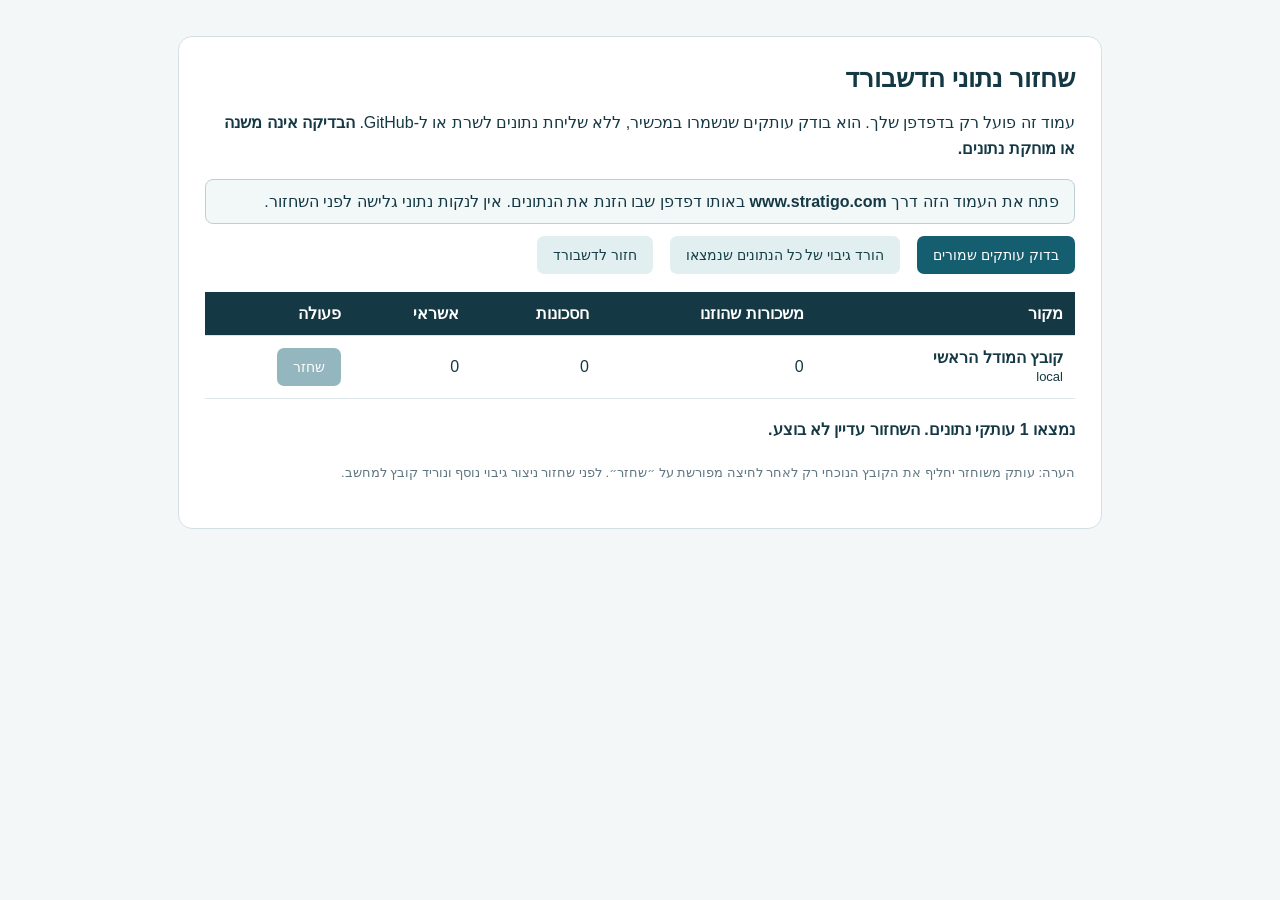
<file: financial-dashboard/recovery.html>
<!doctype html>
<html lang="he" dir="rtl">
<head><meta charset="utf-8"><meta name="viewport" content="width=device-width,initial-scale=1"><meta name="robots" content="noindex,nofollow,noarchive">
<title>שחזור נתונים | דשבורד פיננסי</title>
<style>
:root{font-family:Arial,"Noto Sans Hebrew",sans-serif;color:#153944;background:#f4f7f8;font-size:16px}*{box-sizing:border-box}body{max-width:960px;margin:36px auto;padding:0 18px}main{background:white;border:1px solid #d4e0e4;border-radius:14px;padding:26px}h1{margin:0 0 16px;font-size:26px}p{line-height:1.65}table{width:100%;border-collapse:collapse;margin:18px 0}td,th{padding:12px;text-align:right;border-bottom:1px solid #dce5e8;vertical-align:middle}th{background:#153944;color:white}button{border:0;border-radius:7px;padding:11px 16px;font-size:14px;cursor:pointer;background:#155e70;color:white}button.secondary{background:#e1eff0;color:#163f48}button:disabled{opacity:.45;cursor:default}button.warn{background:#a24523}button+button{margin-right:7px}.muted{color:#607782}.actions{display:flex;flex-wrap:wrap;gap:10px;margin-top:12px}.notice{padding:12px 15px;border:1px solid #becfd4;background:#f2f7f8;border-radius:8px}.status{font-weight:600;white-space:pre-wrap;margin-top:15px}.good{color:#087759}.bad{color:#a63d30}.chip{display:inline-block;background:#e1f6e6;border-radius:20px;padding:4px 9px}small{font-size:13px}@media(max-width:640px){main{padding:15px}td,th{padding:7px 5px;font-size:12px}button{padding:9px 7px;font-size:12px}}
</style></head>
<body><main>
<h1>שחזור נתוני הדשבורד</h1>
<p>עמוד זה פועל רק בדפדפן שלך. הוא בודק עותקים שנשמרו במכשיר, ללא שליחת נתונים לשרת או ל-GitHub. <b>הבדיקה אינה משנה או מוחקת נתונים.</b></p>
<div class="notice">פתח את העמוד הזה דרך <b>www.stratigo.com</b> באותו דפדפן שבו הזנת את הנתונים. אין לנקות נתוני גלישה לפני השחזור.</div>
<div class="actions">
<button id="scan">בדוק עותקים שמורים</button>
<button id="backup" class="secondary">הורד גיבוי של כל הנתונים שנמצאו</button>
<button id="dashboard" class="secondary">חזור לדשבורד</button>
</div>
<div id="results" aria-live="polite"></div>
<p class="status" id="status" aria-live="polite"></p>
<p class="muted"><small>הערה: עותק משוחזר יחליף את הקובץ הנוכחי רק לאחר לחיצה מפורשת על ״שחזר״. לפני שחזור ניצור גיבוי נוסף ונוריד קובץ למחשב.</small></p>
</main>
<script>
(()=>{
'use strict';
const MAIN='eduardoMonthlyFinancialAssistantV2', OVERLAY='eduardoFinancialDashboardV3';
const KEYS=[MAIN,MAIN+':session','eduardoMonthlyFinancialAssistant','monthlyFinancialAssistant','academicIncomeModel','incomeModelData',OVERLAY];
const all=[];
const $=id=>document.getElementById(id);
const sanitize=x=>String(x??'').replace(/[&,<>"]/g,ch=>({'&':'&amp;',',':',','<':'&lt;','>':'&gt;','"':'&quot;'}[ch]||ch));
const valid=v=>v!==null&&v!==undefined&&String(v).trim()!=='';
function fields(o){
 const actuals=o?.actuals||o?.actualNet||{}, savings=o?.monthlySavings||o?.bankLeumiSavings||{}, cc=o?.monthlyCreditCard||{};
 const actual=Object.entries(actuals).reduce((n,[k,v])=>n+(v&&typeof v==='object'?Object.values(v).filter(valid).length:0),0);
 return {actual,savings:Object.values(savings).filter(valid).length,cc:Object.values(cc).filter(valid).length};
}
function overlayCounts(o){
 const entries=Object.entries(o||{}).filter(([k,v])=>typeof v==='object'&&v&&valid(v.v));
 const actual=entries.filter(([key])=>key.startsWith('id:actual-')).length;
 return {actual,savings:entries.filter(([key])=>key.includes('monthly-saving-input')).length,cc:entries.filter(([key])=>key.includes('monthly-credit-input')).length,raw:entries.length};
}
function count(c){return (c.actual||0)+(c.savings||0)+(c.cc||0)}
function readStore(store,k,label){
 try{const raw=store.getItem(k);if(!raw)return;
 const data=JSON.parse(raw);if(!data||typeof data!=='object')return;
 const overlay=k===OVERLAY;
 const counts=overlay?overlayCounts(data):fields(data);
 all.push({id:all.length,label,kind:k,source:store===localStorage?'local':'session',data,counts,updated:data.updatedAt||store.getItem(OVERLAY+':last')||''});
 }catch(e){all.push({id:all.length,label,kind:k,error:String(e),source:store===localStorage?'local':'session'})}
}
function scan(){
 all.length=0;
 for(const k of KEYS){const src=k.endsWith(':session')?sessionStorage:localStorage;readStore(src,k,k.replace('eduardoMonthlyFinancialAssistantV2','קובץ המודל הראשי').replace('eduardoFinancialDashboardV3','עותק שדות נוסף'))}
 const list=all.filter(r=>r.data);
 $('results').innerHTML=list.length?'<table><thead><tr><th>מקור</th><th>משכורות שהוזנו</th><th>חסכונות</th><th>אשראי</th><th>פעולה</th></tr></thead><tbody>'+
  list.map(r=>'<tr><td><b>'+sanitize(r.label)+'</b><br><small>'+sanitize(r.source)+'</small></td><td>'+r.counts.actual+'</td><td>'+r.counts.savings+'</td><td>'+r.counts.cc+'</td><td><button data-restore="'+r.id+'" '+(count(r.counts)===0?'disabled':'')+'>שחזר</button></td></tr>').join('')+'</tbody></table>'
  :'<p class="bad">לא נמצאו נתונים שמורים במקור האתר הזה. ייתכן שהנתונים נמצאים בדומיין אחר, בדפדפן אחר או בקובץ גיבוי שהורד.</p>';
 $('status').textContent='נמצאו '+list.length+' עותקי נתונים. השחזור עדיין לא בוצע.';
}
function download(data,name){
 const blob=new Blob([JSON.stringify(data,null,2)],{type:'application/json'});
 const url=URL.createObjectURL(blob);
 const a=document.createElement('a');a.href=url;a.download=name;a.click();
 setTimeout(()=>URL.revokeObjectURL(url),1000);
}
function backup(){
 const raw={capturedAt:new Date().toISOString(),origin:location.origin,local:{},session:{}};
 for(const k of KEYS){
   try{const v=localStorage.getItem(k);if(v!==null)raw.local[k]=v}catch(_){}
   try{const v=sessionStorage.getItem(k);if(v!==null)raw.session[k]=v}catch(_){}
 }
 download(raw,'financial-dashboard-recovery-'+new Date().toISOString().slice(0,10)+'.json');
 return raw;
}
function mergeOverlay(overlay,base){
 const out=JSON.parse(JSON.stringify(base||{}));
 out.actuals ||= {};out.monthlySavings ||= {};out.monthlyCreditCard ||= {};
 for(const [k,obj] of Object.entries(overlay||{})){
  if(!obj||typeof obj!=='object'||!valid(obj.v))continue;
  const m=k.match(/^id:actual-(\d{4}-\d{2})-(haifaExternal|openUniversity|haifa|bezalel|ariel)$/);
  if(m){const v=Number(String(obj.v).replace(/,/g,''));if(Number.isFinite(v)&&v>=0){out.actuals[m[1]]||={};out.actuals[m[1]][m[2]]=v}continue;}
  const m2=k.match(/^id:(?:monthly-saving|saving)-(\d{4}-\d{2})$/);
  if(m2){const v=Number(String(obj.v).replace(/,/g,''));if(Number.isFinite(v)&&v>=0)out.monthlySavings[m2[1]]=v;}
 }
 return out;
}
function restore(id){
 const item=all.find(r=>r.id===id);
 if(!item?.data)return;
 const ok=confirm('להוריד תחילה גיבוי ולשחזר את העותק שנבחר? הפעולה תחליף את מצב הדשבורד הנוכחי.');if(!ok)return;
 backup();
 let restored=item.data;
 if(item.kind===OVERLAY){
   const other=all.filter(r=>r.kind!==OVERLAY&&r.data).sort((a,b)=>count(b.counts)-count(a.counts))[0];
   restored=mergeOverlay(item.data,other?.data||{});
 }
 restored.updatedAt=new Date().toISOString();
 const key='financial-dashboard-previous-'+Date.now();
 try{
  const current=localStorage.getItem(MAIN);
  if(current!==null)localStorage.setItem(key,current);
  localStorage.setItem(MAIN,JSON.stringify(restored));
  try{sessionStorage.removeItem(MAIN+':session')}catch(_){}
  try{localStorage.removeItem(OVERLAY)}catch(_){}
  $('status').innerHTML='<span class="good">השחזור נשמר. כעת לחץ על ״חזור לדשבורד״.</span>';
 }catch(e){$('status').textContent='לא ניתן לכתוב את העותק השמור: '+e.message;}
}
$('scan').addEventListener('click',scan);
$('backup').addEventListener('click',()=>{backup();$('status').textContent='הגיבוי הורד למחשב.'});
$('dashboard').addEventListener('click',()=>{location.href='./?v=20261101restore'});
$('results').addEventListener('click',e=>{const el=e.target.closest('button[data-restore]');if(el)restore(Number(el.dataset.restore))});
scan();
})();
</script></body></html>
</file>
<file: styles.css>
/* ==================================================================
   EDUARDO MITELMAN — ARCHIVE
   Editorial, paper-tactile, cinematic.
   HAUS rules: 4px grid · flat elevation (no shadows) · no gradients
   · no blur · token easings · z scale 0/1/999/1000/10000.
   ================================================================== */

/* ---------- Tokens ---------- */
:root {
  /* paper + ink (brief palette — no pure black, no stark white) */
  --paper:      #F9F8F6;
  --paper-2:    #F3F1EC;
  --sand:       #E7E2D9;
  --ink:        #1A1A1A;
  --ink-2:      #222222;
  --muted:      rgba(26, 26, 26, 0.56);
  --line:       rgba(26, 26, 26, 0.14);

  /* index layer color: difference-blended.
     #DFDEDC over paper  -> ~#1A1A1A (soft charcoal)
     #DFDEDC over ink    -> ~#C8C9C9 (warm off-white)            */
  --blend-ink:  #DFDEDC;
  --blend-dim:  rgba(223, 222, 220, 0.62);

  /* type */
  --serif: "Arvo", "Bodoni MT", Georgia, serif;
  --sans:  "Inter", "Helvetica Neue", Helvetica, Arial, sans-serif;

  /* easing (HAUS tokens + brief curve) */
  --ease:           cubic-bezier(0.25, 0.1, 0.25, 1);
  --ease-out-soft:  cubic-bezier(0.25, 1, 0.5, 1);
  --ease-out-quint: cubic-bezier(0.23, 1, 0.32, 1);
  --ease-out-expo:  cubic-bezier(0.19, 1, 0.22, 1);
  --ease-inout-quint: cubic-bezier(0.86, 0, 0.07, 1);

  /* duration scale */
  --t-fast: 150ms;
  --t-med:  300ms;
  --t-slow: 500ms;
  --t-cine: 900ms;
  --t-epic: 2000ms;

  /* z scale */
  --z-stage: 0;
  --z-layer: 1;
  --z-header: 999;
  --z-panel: 1000;
  --z-top: 10000;
}

/* ---------- Reset ---------- */
*, *::before, *::after { box-sizing: border-box; margin: 0; padding: 0; }

html {
  font-size: 62.5%;                    /* 1rem = 10px — 4px grid in .4 steps */
  scrollbar-width: thin;
  scrollbar-color: var(--line) transparent;
}

body {
  background: var(--paper);
  color: var(--ink);
  font: 400 1.4rem/1.5 var(--sans);
  -webkit-font-smoothing: antialiased;
  text-rendering: optimizeLegibility;
}

a { color: inherit; text-decoration: none; }
button { font: inherit; color: inherit; background: none; border: 0; }
ul, ol { list-style: none; }
sup { font-size: 0.6em; letter-spacing: 0; }

::selection { background: var(--ink); color: var(--paper); }

:focus-visible {
  outline: 1px solid currentColor;
  outline-offset: 0.4rem;
}

@media (hover: hover) and (pointer: fine) {
  body, a, button, label { cursor: none; }   /* custom cursor takes over */
}

/* ==================================================================
   STAGE — full-bleed tonal plates
   ================================================================== */
.stage {
  position: fixed;
  inset: 0;
  z-index: var(--z-stage);
  overflow: hidden;
  background: var(--paper);
  opacity: 0;
  transform: scale(1.06);
  transition: opacity var(--t-epic) var(--ease),
              transform var(--t-epic) var(--ease-out-quint);
}
.is-loaded .stage { opacity: 1; transform: scale(1); }

.plate {
  position: absolute;
  inset: 0;
  display: grid;
  place-items: center;
  background-size: cover;
  background-position: center;
  will-change: transform, opacity;
}

/* flat ink veil over photographic plates so the difference-blended
   index stays legible on any image (no gradients — solid only) */
.plate.has-media::before {
  content: "";
  position: absolute;
  inset: 0;
  background: rgba(0, 0, 0, 0.28);
}

/* ghost numeral — the plate's editorial texture */
.plate::after {
  content: attr(data-num);
  font: italic 400 36vw/1 var(--serif);
  letter-spacing: -0.02em;
  transform: translateY(var(--ghost-y, 0));
  color: rgba(249, 248, 246, 0.05);
}
.plate.is-light::after { color: rgba(26, 26, 26, 0.05); }
.plate.has-media::after { content: none; }   /* no ghost numeral over photos */

/* film grain — tactile paper feel (flat, no gradients) */
.grain {
  position: absolute;
  inset: -8rem;
  pointer-events: none;
  background-image: url("data:image/svg+xml,%3Csvg xmlns='http://www.w3.org/2000/svg' width='240' height='240'%3E%3Cfilter id='n'%3E%3CfeTurbulence type='fractalNoise' baseFrequency='0.82' numOctaves='2' stitchTiles='stitch'/%3E%3CfeColorMatrix type='saturate' values='0'/%3E%3C/filter%3E%3Crect width='100%25' height='100%25' filter='url(%23n)'/%3E%3C/svg%3E");
  opacity: 0.05;
  animation: grain 0.9s steps(1, end) infinite;
}

@keyframes grain {
  0%      { transform: translate(0, 0); }
  12.5%   { transform: translate(-2.4rem, 1.6rem); }
  25%     { transform: translate(1.6rem, -2.4rem); }
  37.5%   { transform: translate(-1.6rem, -1.6rem); }
  50%     { transform: translate(2.4rem, 0.8rem); }
  62.5%   { transform: translate(-0.8rem, 2.4rem); }
  75%     { transform: translate(2.4rem, -1.6rem); }
  87.5%   { transform: translate(-2.4rem, -0.8rem); }
  100%    { transform: translate(0, 0); }
}

/* ==================================================================
   HEADER
   ================================================================== */
.header {
  position: fixed;
  inset: 0 0 auto 0;
  z-index: var(--z-header);
  display: flex;
  justify-content: space-between;
  align-items: center;
  padding: 2.4rem 3.2rem;
  mix-blend-mode: difference;
  color: var(--blend-ink);
}

.logo {
  font: 500 1.3rem/1 var(--sans);
  letter-spacing: 0.18em;
  text-transform: uppercase;
  white-space: nowrap;
}

.nav { display: flex; gap: 3.2rem; }

.nav a, .logo, .menu-toggle {
  opacity: 0;
  transform: translate3d(0, -1.2rem, 0);
  transition: opacity var(--t-cine) var(--ease-out-quint) var(--d, 0ms),
              transform var(--t-cine) var(--ease-out-quint) var(--d, 0ms);
}
.is-loaded .nav a,
.is-loaded .logo,
.is-loaded .menu-toggle { opacity: 1; transform: translate3d(0, 0, 0); }

.nav a {
  position: relative;
  font: 400 1.2rem/1 var(--sans);
  letter-spacing: 0.08em;
  padding: 0.4rem 0;
}

/* elegant underline — grows from the left, exits to the right */
.nav a::after {
  content: "";
  position: absolute;
  left: 0;
  bottom: 0;
  width: 100%;
  height: 1px;
  background: currentColor;
  transform: scaleX(0);
  transform-origin: right;
  transition: transform var(--t-slow) var(--ease-out-soft);
}
.nav a:hover::after,
.nav a.is-active::after {
  transform: scaleX(1);
  transform-origin: left;
}

.menu-toggle {
  display: none;
  font: 400 1.2rem/1 var(--sans);
  letter-spacing: 0.08em;
  padding: 0.8rem 0;
}

/* ==================================================================
   INDEX — the 80-item lens
   ================================================================== */
.index-layer {
  position: fixed;
  inset: 0;
  z-index: var(--z-layer);
  mix-blend-mode: difference;
  color: var(--blend-ink);
  pointer-events: none;
}

.index { position: absolute; inset: 0; }

.row {
  position: absolute;
  left: 0;
  right: 0;
  top: 50%;
  margin-top: -1.2rem;
  visibility: hidden;
  opacity: 0;
  will-change: transform, opacity;
  pointer-events: none;
}

.row-inner {
  display: grid;
  grid-template-columns: 8rem 1fr;
  gap: 2.4rem;
  width: min(44rem, 78vw);
  margin: 0 auto;
  text-align: left;
  pointer-events: auto;
  /* entrance cascade (outer transform belongs to the scroll engine) */
  opacity: 0;
  transform: translate3d(0, 2.4rem, 0);
  transition: opacity var(--t-cine) var(--ease-out-quint) var(--d, 0ms),
              transform var(--t-cine) var(--ease-out-quint) var(--d, 0ms);
}
.is-loaded .row-inner { opacity: 1; transform: translate3d(0, 0, 0); }

.row-num {
  font: italic 400 1.3rem/1.7 var(--serif);
  text-align: right;
  color: var(--blend-dim);
}

.row-brand {
  font: 400 1.5rem/1.5 var(--serif);
  letter-spacing: 0.02em;
  transition: letter-spacing var(--t-slow) var(--ease-out-soft);
}

.row-dir {
  display: inline-block;
  margin-left: 1.2rem;
  font: 400 1.1rem/1 var(--sans);
  font-style: normal;
  letter-spacing: 0.12em;
  text-transform: uppercase;
  color: var(--blend-dim);
  opacity: 0;
  transform: translate3d(-0.4rem, 0, 0);
  transition: opacity var(--t-med) var(--ease-out-soft),
              transform var(--t-med) var(--ease-out-soft);
}

.row-inner:hover .row-brand,
.row-inner:focus-visible .row-brand { letter-spacing: 0.05em; }
.row-inner:hover .row-dir,
.row-inner:focus-visible .row-dir { opacity: 1; transform: translate3d(0, 0, 0); }

/* ==================================================================
   FOCUS — the active work, blown up
   ================================================================== */
.focus {
  position: fixed;
  inset: 0;
  z-index: var(--z-layer);
  display: grid;
  place-content: center;
  text-align: center;
  color: #FFFFFF;
  pointer-events: none;
}

.focus-anim { will-change: transform, opacity; padding: 0 4.8rem; }

.focus-title {
  overflow: hidden;                                 /* line-mask reveal */
  font: italic 460 clamp(3.6rem, 8.5vw, 11.2rem)/1.12 var(--serif);
  font-variation-settings: "opsz" 96;
  letter-spacing: -0.01em;
  text-wrap: balance;
}

.focus-line {
  display: block;
  transform: translate3d(0, 110%, 0);
  transition: transform var(--t-cine) var(--ease-out-quint) 300ms;
}
.is-loaded .focus-line { transform: translate3d(0, 0, 0); }

.focus-dir {
  margin-top: 2rem;
  font: 500 1.1rem/1 var(--sans);
  letter-spacing: 0.16em;
  text-transform: uppercase;
  opacity: 0;
  transition: opacity var(--t-slow) var(--ease) 800ms;
}
.is-loaded .focus-dir { opacity: 1; }

.edge {
  position: fixed;
  top: 50%;
  transform: translateY(-50%);
  font: italic 400 1.6rem/1 var(--serif);
  opacity: 0;
  transition: opacity var(--t-slow) var(--ease) 800ms;
}
.is-loaded .edge { opacity: 1; }
.edge-num   { left: 3.2rem; }
.edge-brand { display: none; }

/* ==================================================================
   SCROLL RUNWAY + FOOTER
   ================================================================== */
.scroll-space { height: 400vh; /* set precisely by app.js */ }

.footer {
  position: relative;
  z-index: 2;                       /* slides over the fixed stage */
  background: var(--paper);
  border-top: 1px solid var(--line);
  padding: 12rem 3.2rem 2.4rem;
}

.footer-statement {
  max-width: 72rem;
  margin: 0 auto 9.6rem;
  text-align: center;
  font: 400 clamp(2.4rem, 4vw, 4rem)/1.3 var(--serif);
  letter-spacing: -0.01em;
}
.footer-statement em {
  font-style: italic;
  font-family: var(--serif);
}

.footer-grid {
  display: grid;
  grid-template-columns: 1fr 1fr auto;
  gap: 2.4rem;
  align-items: end;
  padding-top: 2.4rem;
  border-top: 1px solid var(--line);
}

.footer-list { display: flex; flex-direction: column; gap: 0.8rem; }

.footer-list a {
  position: relative;
  display: inline-block;
  width: fit-content;
  font: 400 1.2rem/1.6 var(--sans);
  letter-spacing: 0.06em;
  color: var(--muted);
  transition: color var(--t-med) var(--ease);
}
.footer-list a::after {
  content: "";
  position: absolute;
  left: 0;
  bottom: 0;
  width: 100%;
  height: 1px;
  background: currentColor;
  transform: scaleX(0);
  transform-origin: right;
  transition: transform var(--t-slow) var(--ease-out-soft);
}
.footer-list a:hover { color: var(--ink); }
.footer-list a:hover::after { transform: scaleX(1); transform-origin: left; }

.footer-copy {
  font: 400 1.1rem/1.6 var(--sans);
  letter-spacing: 0.06em;
  color: var(--muted);
  text-align: right;
}

/* ==================================================================
   MENU (mobile overlay) — enters from bottom, exits to top
   ================================================================== */
.menu {
  position: fixed;
  inset: 0;
  z-index: var(--z-panel);
  display: grid;
  place-content: center;
  background: var(--paper);
  transform: translate3d(0, 101%, 0);
  transition: transform var(--t-cine) var(--ease-inout-quint);
}
.menu.is-open { transform: translate3d(0, 0, 0); }
.menu.is-closing { transform: translate3d(0, -101%, 0); }

.menu nav {
  display: flex;
  flex-direction: column;
  gap: 1.6rem;
  text-align: center;
}

.menu a {
  font: italic 400 clamp(3.2rem, 9vw, 4.8rem)/1.2 var(--serif);
  opacity: 0;
  transform: translate3d(0, 2.4rem, 0);
  transition: opacity var(--t-slow) var(--ease-out-quint) var(--d, 0ms),
              transform var(--t-slow) var(--ease-out-quint) var(--d, 0ms);
}
.menu.is-open a { opacity: 1; transform: translate3d(0, 0, 0); }
.menu a.is-active { color: var(--muted); }

/* ==================================================================
   COOKIES — utilitarian, but in the house style
   ================================================================== */
.cookies {
  position: fixed;
  left: 2.4rem;
  bottom: 2.4rem;
  z-index: var(--z-panel);
  max-width: 36rem;
  background: var(--paper);
  border: 1px solid var(--line);
  padding: 2rem;
  opacity: 0;
  transform: translate3d(0, 1.6rem, 0);
  transition: opacity var(--t-slow) var(--ease-out-quint),
              transform var(--t-slow) var(--ease-out-quint);
}
.cookies.is-shown { opacity: 1; transform: translate3d(0, 0, 0); }

.cookies-text {
  font: 400 1.2rem/1.6 var(--sans);
  color: var(--ink-2);
}

.cookies-prefs[hidden] { display: none; }

.cookies-prefs {
  display: flex;
  gap: 1.6rem;
  margin-top: 1.2rem;
  padding-top: 1.2rem;
  border-top: 1px solid var(--line);
}
.cookies-prefs label {
  display: flex;
  align-items: center;
  gap: 0.8rem;
  font: 400 1.1rem/1 var(--sans);
  letter-spacing: 0.06em;
}
.cookies-prefs input { accent-color: var(--ink); }

.cookies-actions {
  display: flex;
  justify-content: flex-end;
  gap: 0.8rem;
  margin-top: 1.6rem;
}

.cookies-actions button {
  font: 500 1.1rem/1 var(--sans);
  letter-spacing: 0.08em;
  text-transform: uppercase;
  padding: 0.8rem 1.2rem;
  border: 1px solid transparent;
  transition: color var(--t-fast) var(--ease),
              border-color var(--t-fast) var(--ease),
              background-color var(--t-fast) var(--ease);
}
.cookies-actions button:hover { color: var(--ink); border-color: var(--line); }

.cookies-actions .is-solid {
  background: var(--ink);
  color: var(--paper);
  border-color: var(--ink);
}
.cookies-actions .is-solid:hover {
  background: var(--ink-2);
  color: var(--paper);
}

/* ==================================================================
   VEIL + INTRO
   ================================================================== */
.veil {
  position: fixed;
  inset: 0;
  z-index: var(--z-top);
  background: var(--paper-2);
  transform: translate3d(0, 101%, 0);
  pointer-events: none;
}
.veil.is-in {
  transform: translate3d(0, 0, 0);
  transition: transform var(--t-cine) var(--ease-inout-quint);
}
.veil.is-out {
  transform: translate3d(0, -101%, 0);
  transition: transform var(--t-cine) var(--ease-inout-quint);
}

.intro {
  position: fixed;
  inset: 0;
  z-index: var(--z-top);
  display: grid;
  place-content: center;
  background: var(--paper);
}
.intro-mark {
  display: block;
  overflow: hidden;
  font: italic 400 clamp(2.8rem, 5vw, 4.8rem)/1.2 var(--serif);
}
.intro-mark span {
  display: block;
  transform: translate3d(0, 110%, 0);
  animation: lineUp 700ms var(--ease-out-quint) 150ms forwards;
}
.intro.is-leaving {
  transform: translate3d(0, -101%, 0);
  transition: transform var(--t-cine) var(--ease-inout-quint);
}
.intro.is-done { display: none; }

@keyframes lineUp {
  to { transform: translate3d(0, 0, 0); }
}

/* ==================================================================
   CURSOR — small circle, inverts via difference, expands on links
   ================================================================== */
.cursor {
  position: fixed;
  left: 0;
  top: 0;
  z-index: var(--z-top);
  width: 1.2rem;
  height: 1.2rem;
  border-radius: 100%;
  background: var(--blend-ink);
  mix-blend-mode: difference;
  pointer-events: none;
  opacity: 0;
  transition: opacity var(--t-med) var(--ease);
  will-change: transform;
}
.is-loaded .cursor { opacity: 1; }

@media (hover: none), (pointer: coarse) {
  .cursor { display: none; }
}

/* ==================================================================
   RESPONSIVE
   ================================================================== */
@media (max-width: 1023px) {
  .edge { display: none; }
}

@media (max-width: 743px) {
  .header { padding: 2rem 2rem; }
  .nav { display: none; }
  .menu-toggle { display: block; }

  .row-inner { grid-template-columns: 5.6rem 1fr; gap: 1.6rem; width: 82vw; }
  .row-dir { display: none; }

  .focus-anim { padding: 0 2rem; }
  .focus-title { font-size: clamp(2.8rem, 11vw, 4.8rem); }

  .footer { padding: 8rem 2rem 2.4rem; }
  .footer-statement { margin-bottom: 6.4rem; }
  .footer-grid { grid-template-columns: 1fr 1fr; }
  .footer-copy { grid-column: 1 / -1; text-align: left; }

  .cookies { left: 1.6rem; right: 1.6rem; bottom: 1.6rem; max-width: none; }
}

/* ==================================================================
   REDUCED MOTION
   ================================================================== */
@media (prefers-reduced-motion: reduce) {
  *, *::before, *::after {
    animation-duration: 0.01ms !important;
    animation-iteration-count: 1 !important;
    transition-duration: 0.01ms !important;
    transition-delay: 0ms !important;
  }
  .grain { animation: none; }
  .intro { display: none; }
}
</file>
<file: approach/approach.css>
/* ==================================================================
   EDUARDO MITELMAN — APPROACH (/about/)
   Built from DESIGN.md: EB Garamond, single weight, high-contrast
   black/white panels that invert per section, flat + hard-edged
   (0 radius, no shadow). Header chrome matches the archive (Inter).
   ================================================================== */

/* ---------- Tokens (from DESIGN.md) ---------- */
:root {
  --black:        #000000;
  --white:        #ffffff;
  --neutral:      #999999;
  --accent-blue:  #0000fe;
  --accent-red:   #ff4f23;
  --aux-dark:     #7d7d7d;   /* Apple system grey — aux on dark panels */
  --blend-ink:    #DFDEDC;   /* header/cursor difference tint (matches archive) */

  --serif: "EB Garamond", Georgia, "Times New Roman", serif;
  --sans:  "Inter", "Helvetica Neue", Helvetica, Arial, sans-serif;

  --lh: 1.375;
  --tracking: -0.01em;

  /* spacing scale (12 / 24 / 48 / 128) */
  --pad-sm: 12px;
  --pad-md: 24px;
  --pad-lg: 48px;
  --pad-xl: 128px;
  --gap:    12px;

  --header-h: 120px;
  --maxw: 1200px;

  /* easings (DESIGN.md Penner set) */
  --ease-out-expo:    cubic-bezier(0.19, 1, 0.22, 1);
  --ease-inout-quint: cubic-bezier(0.86, 0, 0.07, 1);

  --t-med:  300ms;
  --t-slow: 500ms;
  --t-cine: 900ms;
}

/* ---------- Reset ---------- */
*, *::before, *::after { box-sizing: border-box; margin: 0; padding: 0; }

html {
  font-size: 100%;
  -webkit-text-size-adjust: 100%;
  scrollbar-width: thin;
}

body {
  background: var(--white);
  color: var(--black);
  font: 400 16px/var(--lh) var(--serif);
  letter-spacing: var(--tracking);
  -webkit-font-smoothing: antialiased;
  -moz-osx-font-smoothing: grayscale;
  text-rendering: optimizeLegibility;
}

a { color: inherit; text-decoration: none; }
ul { list-style: none; }
::selection { background: var(--black); color: var(--white); }

:focus-visible { outline: 1px solid currentColor; outline-offset: 0.3rem; }

@media (hover: hover) and (pointer: fine) {
  body, a { cursor: none; }
}

/* ==================================================================
   HEADER — fixed, difference-blended so it reads on any panel
   ================================================================== */
.header {
  position: fixed;
  inset: 0 0 auto 0;
  z-index: 100;
  height: var(--header-h);
  display: flex;
  align-items: center;
  justify-content: space-between;
  padding: 0 var(--pad-md) 0 32px;
  mix-blend-mode: difference;
  color: var(--blend-ink);
}

.logo {
  font: 500 13px/1 var(--sans);
  letter-spacing: 0.18em;
  text-transform: uppercase;
  white-space: nowrap;
}

.nav { display: flex; gap: 32px; }

.nav a {
  position: relative;
  font: 400 12px/1 var(--sans);
  letter-spacing: 0.08em;
  padding: 4px 0;
}
.nav a::after {
  content: "";
  position: absolute;
  left: 0; bottom: 0;
  width: 100%; height: 1px;
  background: currentColor;
  transform: scaleX(0);
  transform-origin: right;
  transition: transform var(--t-slow) var(--ease-out-expo);
}
.nav a:hover::after,
.nav a.is-active::after { transform: scaleX(1); transform-origin: left; }

.header-back {
  display: none;
  font: 400 12px/1 var(--sans);
  letter-spacing: 0.1em;
  text-transform: uppercase;
}

/* entrance for header items */
.logo, .nav a, .header-back {
  opacity: 0;
  transform: translate3d(0, -12px, 0);
  transition: opacity var(--t-cine) var(--ease-out-expo) var(--d, 0ms),
              transform var(--t-cine) var(--ease-out-expo) var(--d, 0ms);
}
.is-loaded .logo,
.is-loaded .nav a,
.is-loaded .header-back { opacity: 1; transform: none; }

/* ==================================================================
   PANELS — full-height inverting sections
   ================================================================== */
.panel {
  min-height: 100vh;
  display: grid;
  align-items: center;
  padding: calc(var(--header-h) + var(--pad-lg)) var(--pad-lg) var(--pad-xl);
}
.panel--light { background: var(--white); color: var(--black); }
.panel--dark  { background: var(--black); color: var(--white); }

.panel-inner {
  width: 100%;
  max-width: var(--maxw);
  margin: 0 auto;
}

/* ---------- Hero ---------- */
.eyebrow {
  font: 500 13px/1 var(--sans);
  letter-spacing: 0.22em;
  text-transform: uppercase;
  color: var(--neutral);
  margin-bottom: var(--pad-md);
}

.hero-title {
  font-family: var(--serif);
  font-style: italic;
  font-weight: 400;
  font-size: clamp(40px, 8vw, 88px);
  line-height: 1.08;
  letter-spacing: -0.015em;
  max-width: 16ch;
}

.hero-lede {
  margin-top: var(--pad-lg);
  font-size: clamp(16px, 1.6vw, 20px);
  line-height: var(--lh);
  max-width: 52ch;
  color: var(--aux-dark);
}

/* ---------- Method blocks ---------- */
.method-inner {
  display: grid;
  grid-template-columns: minmax(0, 5fr) minmax(0, 7fr);
  gap: var(--pad-lg);
  align-items: start;
}

.method-rail { display: flex; flex-direction: column; gap: var(--pad-md); }

.counter {
  font-family: var(--serif);
  font-style: italic;
  font-size: clamp(28px, 4vw, 48px);
  line-height: 1;
  color: var(--neutral);
}
.panel--dark .counter { color: var(--aux-dark); }

.method-title {
  font-family: var(--serif);
  font-style: italic;
  font-weight: 400;
  font-size: clamp(30px, 3.6vw, 52px);
  line-height: 1.1;
  letter-spacing: -0.01em;
}

.method-body {
  font-size: clamp(16px, 1.5vw, 19px);
  line-height: 1.5;
  max-width: 46ch;
}
.method-body p + p { margin-top: var(--pad-md); }

/* ---------- Closing CTA ---------- */
.cta-inner { text-align: center; }

.cta-link {
  position: relative;
  display: inline-block;
  font-family: var(--serif);
  font-style: italic;
  font-size: clamp(36px, 7vw, 80px);
  line-height: 1.1;
  letter-spacing: -0.015em;
}
.cta-link::after {
  content: "";
  position: absolute;
  left: 0; bottom: 0.08em;
  width: 100%; height: 1px;
  background: currentColor;
  transform: scaleX(0);
  transform-origin: right;
  transition: transform var(--t-cine) var(--ease-out-expo);
}
.cta-link:hover::after { transform: scaleX(1); transform-origin: left; }

/* ==================================================================
   FOOTER — matches the archive
   ================================================================== */
.footer {
  background: var(--white);
  color: var(--black);
  border-top: 1px solid rgba(0, 0, 0, 0.14);
  padding: 12rem 3.2rem 2.4rem;
}

.footer-statement {
  max-width: 72rem;
  margin: 0 auto 9.6rem;
  text-align: center;
  font: italic 400 clamp(24px, 4vw, 40px)/1.3 var(--serif);
  letter-spacing: -0.01em;
}

.footer-grid {
  display: grid;
  grid-template-columns: 1fr 1fr auto;
  gap: 2.4rem;
  align-items: end;
  padding-top: 2.4rem;
  border-top: 1px solid rgba(0, 0, 0, 0.14);
}

.footer-list { display: flex; flex-direction: column; gap: 0.8rem; }

.footer-list a {
  position: relative;
  display: inline-block;
  width: fit-content;
  font: 400 12px/1.6 var(--sans);
  letter-spacing: 0.06em;
  color: rgba(0, 0, 0, 0.56);
  transition: color var(--t-med) ease;
}
.footer-list a::after {
  content: "";
  position: absolute;
  left: 0; bottom: 0;
  width: 100%; height: 1px;
  background: currentColor;
  transform: scaleX(0);
  transform-origin: right;
  transition: transform var(--t-slow) var(--ease-out-expo);
}
.footer-list a:hover { color: var(--black); }
.footer-list a:hover::after { transform: scaleX(1); transform-origin: left; }

.footer-copy {
  font: 400 11px/1.6 var(--sans);
  letter-spacing: 0.06em;
  color: rgba(0, 0, 0, 0.56);
  text-align: right;
}

/* ==================================================================
   VEIL (page transition) + CURSOR
   ================================================================== */
.veil {
  position: fixed;
  inset: 0;
  z-index: 9999;
  background: #F9F8F6;
  transform: translate3d(0, 101%, 0);
  pointer-events: none;
}
.veil.is-in {
  transform: translate3d(0, 0, 0);
  transition: transform var(--t-cine) var(--ease-inout-quint);
}

.cursor {
  position: fixed;
  left: 0; top: 0;
  z-index: 9999;
  width: 12px; height: 12px;
  border-radius: 100%;
  background: var(--blend-ink);
  mix-blend-mode: difference;
  pointer-events: none;
  opacity: 0;
  transition: opacity var(--t-med) ease;
  will-change: transform;
}
.is-loaded .cursor { opacity: 1; }

@media (hover: none), (pointer: coarse) {
  .cursor { display: none; }
}

/* ==================================================================
   SCROLL REVEAL
   ================================================================== */
.reveal {
  opacity: 0;
  transform: translate3d(0, 24px, 0);
  transition: opacity var(--t-cine) var(--ease-out-expo) var(--d, 0ms),
              transform var(--t-cine) var(--ease-out-expo) var(--d, 0ms);
}
.reveal.is-in { opacity: 1; transform: none; }

/* ==================================================================
   RESPONSIVE — single mental breakpoint, mobile chrome swap
   ================================================================== */
@media (max-width: 743px) {
  .header { padding: 0 20px; height: 88px; }
  .nav { display: none; }
  .header-back { display: inline-block; }

  .panel { padding: calc(88px + var(--pad-lg)) var(--pad-md) var(--pad-xl); }

  .method-inner { grid-template-columns: 1fr; gap: var(--pad-md); }
  .method-rail { gap: var(--pad-sm); }

  .footer { padding: 8rem 2rem 2.4rem; }
  .footer-statement { margin-bottom: 6.4rem; }
  .footer-grid { grid-template-columns: 1fr 1fr; }
  .footer-copy { grid-column: 1 / -1; text-align: left; }
}

/* ==================================================================
   REDUCED MOTION
   ================================================================== */
@media (prefers-reduced-motion: reduce) {
  *, *::before, *::after {
    animation-duration: 0.01ms !important;
    transition-duration: 0.01ms !important;
    transition-delay: 0ms !important;
  }
  .reveal { opacity: 1; transform: none; }
  body, a { cursor: auto; }
  .cursor { display: none; }
}
</file>
